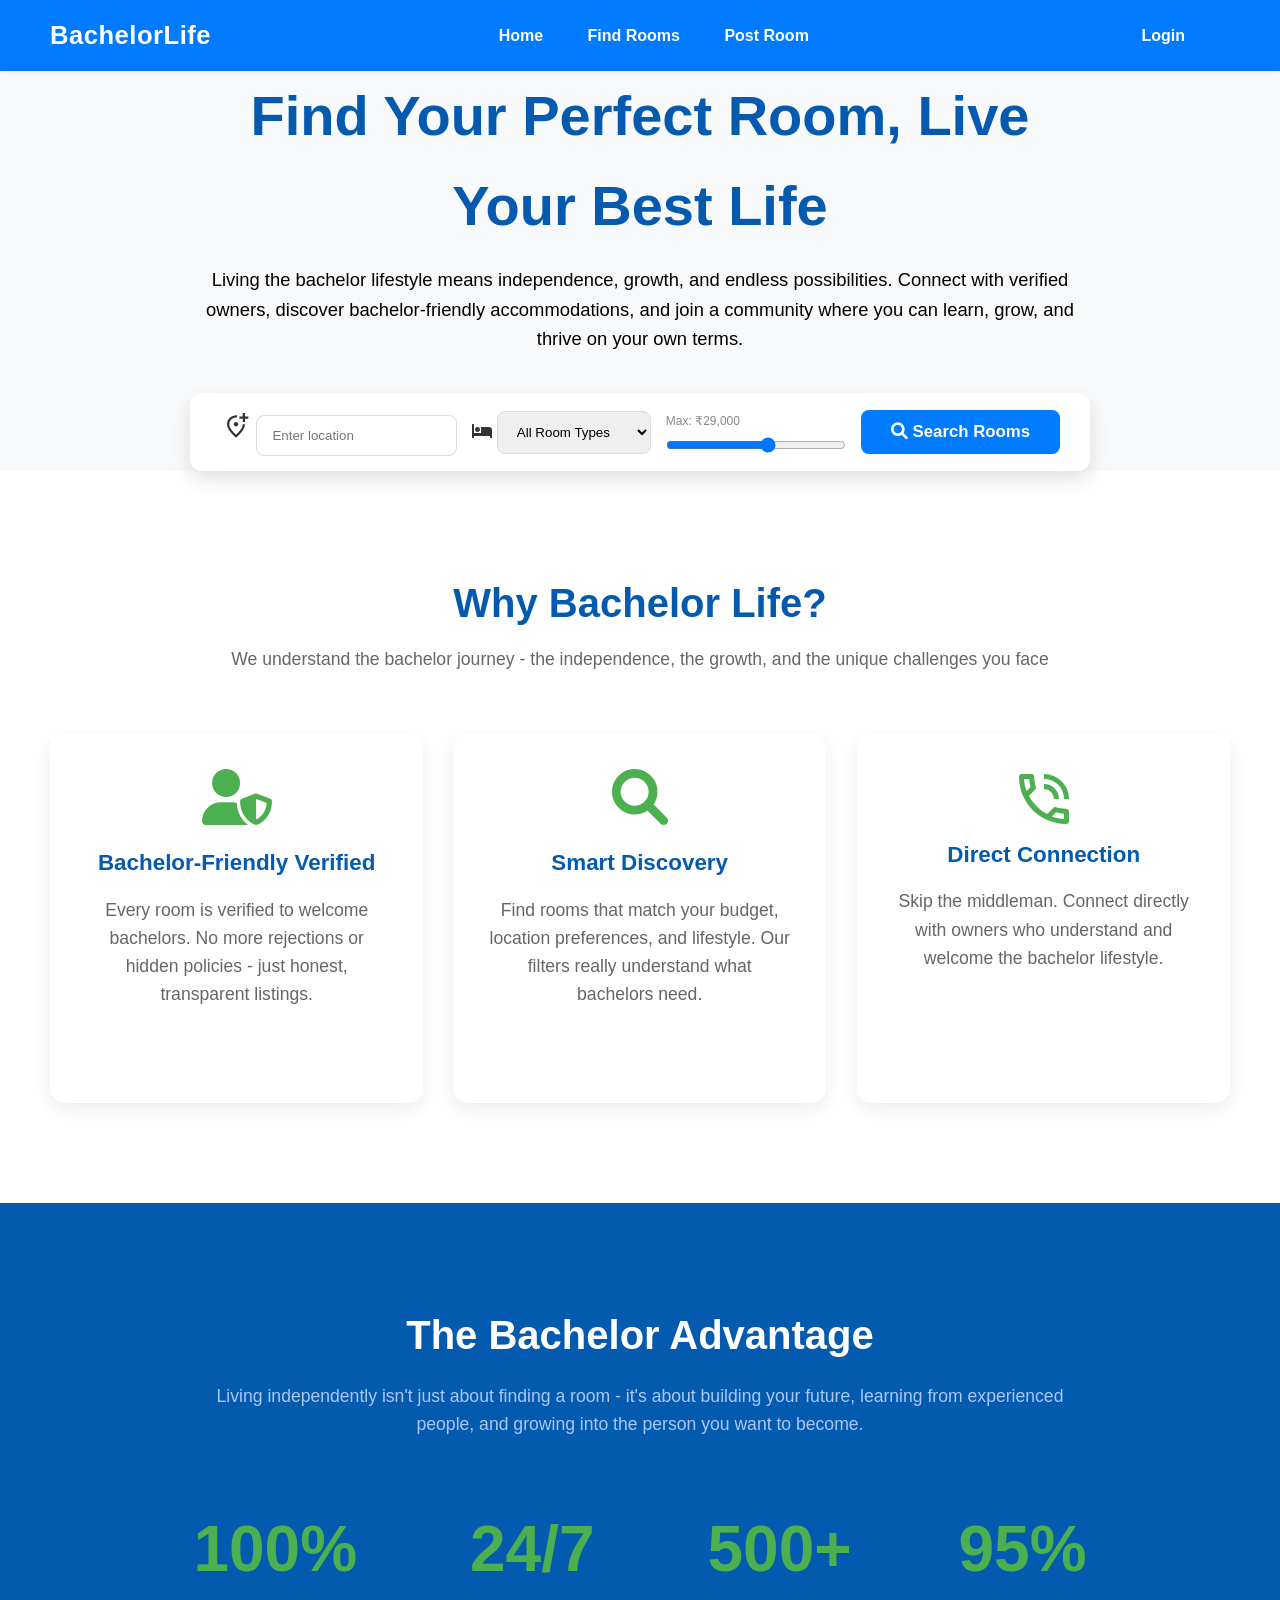
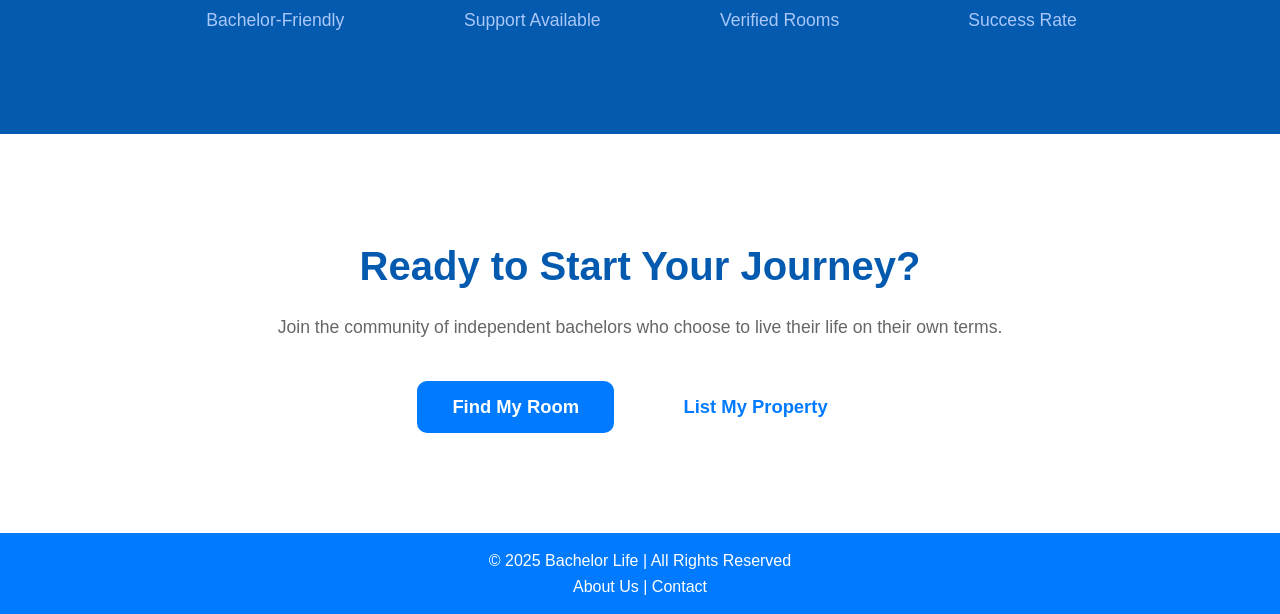
<file: Bachelor_life_frontend/index.html>
<!doctype html>
<html lang="en">

<head>
  <meta charset="UTF-8" />
  <meta name="viewport" content="width=device-width, initial-scale=1.0" />
  <meta http-equiv="Content-Security-Policy" content="img-src 'self' data: https:;" />
  <title>Bachelor Life - Your Perfect Room</title>
  <link rel="stylesheet" href="./pages/CSS/Index.css" />
  <link rel="stylesheet" href="https://cdnjs.cloudflare.com/ajax/libs/font-awesome/6.0.0-beta3/css/all.min.css" />
</head>

<body>
  <header class="navbar">
    <div class="logo">
      <span class="logo-bachelor">Bachelor</span><span class="logo-life">Life</span>
    </div>
    <nav class="nav-links">
      <a href="index.html">Home</a>
      <a href="./pages/HTML/find_room.html">Find Rooms</a>
      <a href="./pages/HTML/post_room.html">Post Room</a>
    </nav>
    <div class="nav-right-group">
      <a href="./pages/HTML/login.html" class="login-btn">Login</a>
    </div>
  </header>

  <section class="hero-section">
    <div class="hero-content">
      <h1>Find Your Perfect Room, Live Your Best Life</h1>
      <p>
        Living the bachelor lifestyle means independence, growth, and endless
        possibilities. Connect with verified owners, discover
        bachelor-friendly accommodations, and join a community where you can
        learn, grow, and thrive on your own terms.
      </p>

      <div class="search-box">
        <div class="search-input-group">
          <svg xmlns="http://www.w3.org/2000/svg" width="32" height="32" viewBox="0 0 24 24">
            <path fill="currentColor"
              d="M12 22q-4.025-3.425-6.012-6.362T4 10.2q0-3.75 2.413-5.975T12 2h.5q.25 0 .5.05v2.025q-.25-.05-.488-.063T12 4Q9.475 4 7.738 5.738T6 10.2q0 1.775 1.475 4.063T12 19.35q3.05-2.8 4.525-5.087T18 10.2V10h2v.2q0 2.5-1.987 5.438T12 22m0-10q.825 0 1.413-.587T14 10t-.587-1.412T12 8t-1.412.588T10 10t.588 1.413T12 12m6-4h2V5h3V3h-3V0h-2v3h-3v2h3z" />
          </svg>
          <input type="text" placeholder="Enter location" class="search-input" />
        </div>

        <div class="search-input-group">
          <i class="fas fa-bed icon-search"></i>
          <select class="search-input">
            <option>All Room Types</option>
            <option>Single Room</option>
            <option>Shared Room</option>
            <option>Bachelor's Room</option>
          </select>
        </div>

        <div class="price-slider-container">
          <label for="price" id="price-label">Max: ₹29,000</label>
          <div class="slider-controls">
            <input type="range" id="price" min="1000" max="50000" step="1000" value="29000" class="price-slider" />
          </div>
        </div>

        <button class="search-btn">
          <i class="fas fa-search"></i> Search Rooms
        </button>
      </div>
    </div>
  </section>

  <section class="features-section">
    <h2>Why Bachelor Life?</h2>
    <p>
      We understand the bachelor journey - the independence, the growth, and
      the unique challenges you face
    </p>
    <div class="feature-cards">
      <div class="card">
        <i class="fas fa-user-shield icon-large"></i>
        <h3>Bachelor-Friendly Verified</h3>
        <p>
          Every room is verified to welcome bachelors. No more rejections or
          hidden policies - just honest, transparent listings.
        </p>
      </div>
      <div class="card">
        <i class="fas fa-search icon-large"></i>
        <h3>Smart Discovery</h3>
        <p>
          Find rooms that match your budget, location preferences, and
          lifestyle. Our filters really understand what bachelors need.
        </p>
      </div>
      <div class="card">
        <svg xmlns="http://www.w3.org/2000/svg" width="60" height="60" viewBox="0 0 24 24">
          <path fill="currentColor"
            d="M20.875 22q-3.9 0-7.337-1.475q-3.438-1.475-6-4.037q-2.563-2.563-4.05-6Q2 7.05 2 3.125q-.025-.45.3-.788Q2.625 2 3.1 2H7q.45 0 .775.337q.325.338.325.813q0 1.1.15 2.075q.15.975.475 1.85q.125.275.05.562q-.075.288-.3.538l-2.5 2.5q1.075 2.2 3.05 4.175Q11 16.825 13.275 18l2.5-2.5q.225-.225.525-.3q.3-.075.6.05q.925.3 1.912.462q.988.163 2.038.163q.475 0 .813.35q.337.35.337.85V20.9q0 .45-.325.775t-.8.325Zm-5.75-3q1.125.425 2.35.675Q18.7 19.925 20 20h-.012H20v-2.15q-.775-.05-1.587-.175q-.813-.125-1.613-.375l.012.012l-.012-.012ZM20 12q0-3.35-2.325-5.675Q15.35 4 12 4V2q2.075 0 3.9.787q1.825.788 3.175 2.138q1.35 1.35 2.137 3.175Q22 9.925 22 12Zm-4 0q0-1.65-1.175-2.825Q13.65 8 12 8V6q2.5 0 4.25 1.75T18 12ZM5 8.825L6.65 7.15q-.2-.725-.338-1.525q-.137-.8-.187-1.625v.012V4h-2.1q.05 1.2.3 2.4T5 8.825Zm0 0ZM15.125 19Z" />
        </svg>
        <h3>Direct Connection</h3>
        <p>
          Skip the middleman. Connect directly with owners who understand and
          welcome the bachelor lifestyle.
        </p>
      </div>
    </div>
  </section>

  <section class="advantage-section">
    <div class="advantage-content">
      <h2>The Bachelor Advantage</h2>
      <p>
        Living independently isn't just about finding a room - it's about
        building your future, learning from experienced people, and growing
        into the person you want to become.
      </p>
      <div class="stats-container">
        <div class="stat-item">
          <span class="stat-number">100%</span>
          <span class="stat-label">Bachelor-Friendly</span>
        </div>
        <div class="stat-item">
          <span class="stat-number">24/7</span>
          <span class="stat-label">Support Available</span>
        </div>
        <div class="stat-item">
          <span class="stat-number">500+</span>
          <span class="stat-label">Verified Rooms</span>
        </div>
        <div class="stat-item">
          <span class="stat-number">95%</span>
          <span class="stat-label">Success Rate</span>
        </div>
      </div>
    </div>
  </section>

  <section class="cta-section">
    <h2>Ready to Start Your Journey?</h2>
    <p>
      Join the community of independent bachelors who choose to live their
      life on their own terms.
    </p>
    <div class="cta-buttons">
      <a href="./pages/HTML/find_room.html">
        <button class="btn-primary">Find My Room</button></a>
      <a href="./pages/HTML/post_room.html "><button class="btn-secondary">List My Property</button></a>
    </div>
  </section>
  <footer>
    <p>© 2025 Bachelor Life | All Rights Reserved</p>
    <a href="./pages/HTML/about.html">About Us |</a>
    <a href="./pages/HTML/contact.html">Contact</a>
  </footer>
</body>
<script src="./pages/JS/api-config.js"></script>
<script src="./pages/JS/index.js"></script>

</html>
</file>
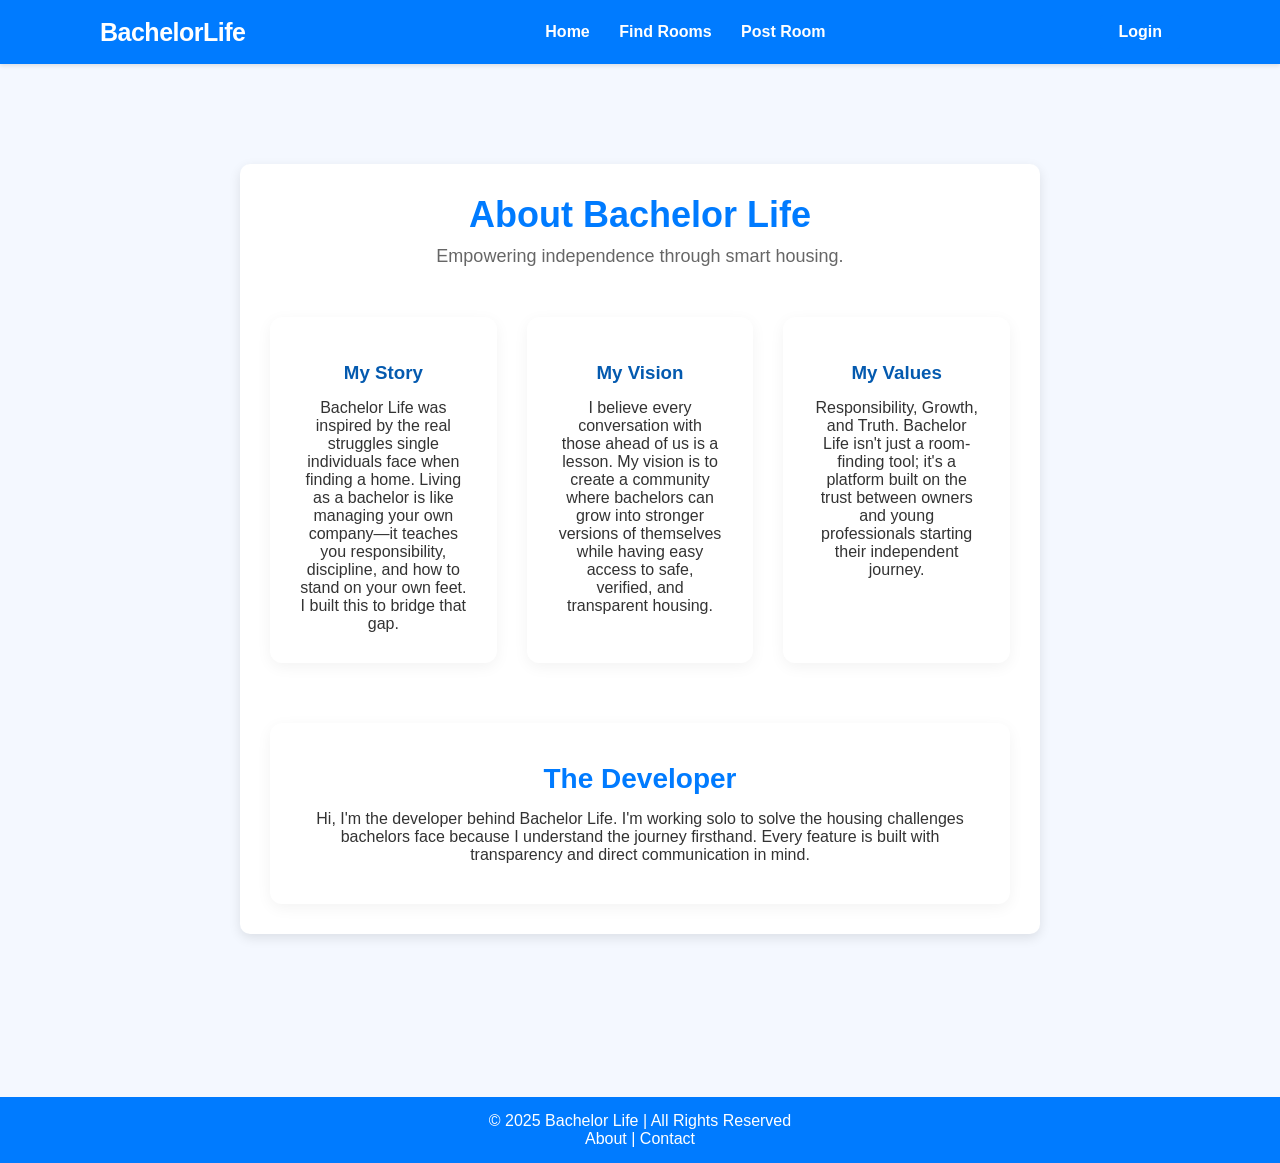
<file: Bachelor_life_frontend/pages/HTML/about.html>
<!doctype html>
<html lang="en">

<head>
  <meta charset="UTF-8" />
  <meta name="viewport" content="width=device-width, initial-scale=1.0" />
  <title>About | Bachelor Life</title>
  <link rel="stylesheet" href="../CSS/find_room.css" />
  <link rel="stylesheet" href="../CSS/about.css" />
</head>

<body>
  <header class="navbar">
    <div class="container navbar-content">
      <div class="logo">
        <span class="logo-bachelor">Bachelor</span><span class="logo-life">Life</span>
      </div>
      <nav class="nav-links">
        <a href="../../index.html">Home</a>
        <a href="find_room.html">Find Rooms</a>
        <a href="post_room.html">Post Room</a>
      </nav>
      <a href="login.html" class="login-btn">Login</a>
    </div>
  </header>
  <section class="about">
    <div class="container">
      <div class="about-hero">
        <h2>About Bachelor Life</h2>
        <p class="subtitle">Empowering independence through smart housing.</p>
      </div>

      <div class="about-grid">
        <div class="about-card">
          <i class="fas fa-history icon-med"></i>
          <h3>My Story</h3>
          <p>
            Bachelor Life was inspired by the real struggles single
            individuals face when finding a home. Living as a bachelor is like
            managing your own company—it teaches you responsibility,
            discipline, and how to stand on your own feet. I built this to
            bridge that gap.
          </p>
        </div>
        <div class="about-card">
          <i class="fas fa-eye icon-med"></i>
          <h3>My Vision</h3>
          <p>
            I believe every conversation with those ahead of us is a lesson.
            My vision is to create a community where bachelors can grow into
            stronger versions of themselves while having easy access to safe,
            verified, and transparent housing.
          </p>
        </div>
        <div class="about-card">
          <i class="fas fa-gem icon-med"></i>
          <h3>My Values</h3>
          <p>
            Responsibility, Growth, and Truth. Bachelor Life isn't just a
            room-finding tool; it's a platform built on the trust between
            owners and young professionals starting their independent journey.
          </p>
        </div>
      </div>

      <div class="team-section">
        <h3>The Developer</h3>
        <p>
          Hi, I'm the developer behind Bachelor Life. I'm working solo to
          solve the housing challenges bachelors face because I understand the
          journey firsthand. Every feature is built with transparency and
          direct communication in mind.
        </p>
      </div>
    </div>
  </section>

  <footer>
    <p>© 2025 Bachelor Life | All Rights Reserved</p>
    <a href="about.html">About |</a>
    <a href="contact.html">Contact</a>
  </footer>
</body>
<script src="../JS/api-config.js"></script>
<script src="../JS/about.js"></script>

</html>
</file>
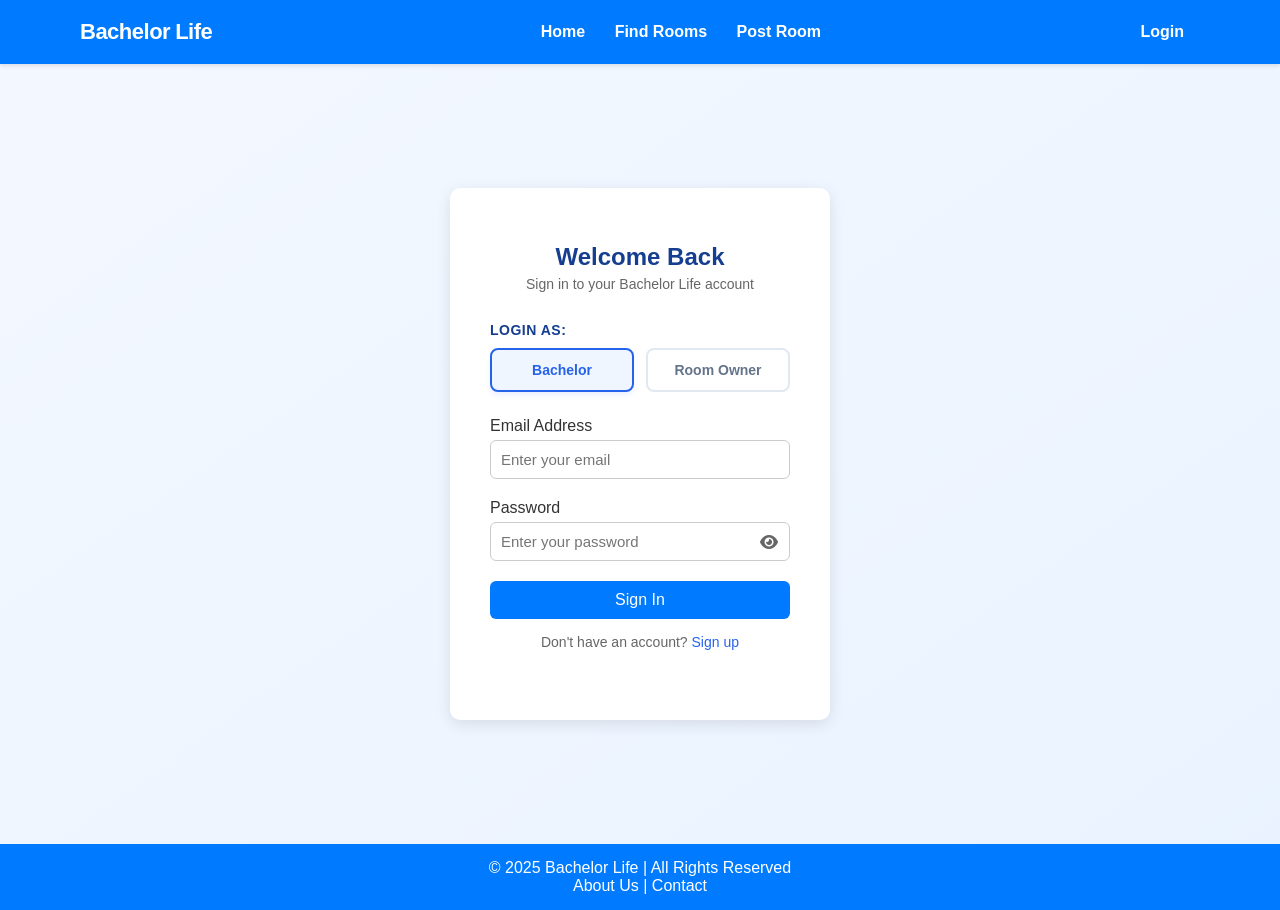
<file: Bachelor_life_frontend/pages/HTML/bachelor_dashboard.html>
<!doctype html>
<html lang="en">

<head>
  <meta charset="UTF-8" />
  <meta name="viewport" content="width=device-width, initial-scale=1.0" />
  <title>Bachelor Dashboard - Bachelor Life</title>
  <link rel="stylesheet" href="../CSS/Index.css" />
  <link rel="stylesheet" href="../CSS/owner_dashboard.css" />
  <link rel="stylesheet" href="../CSS/bachelor_dashboard.css" />
  <link rel="stylesheet" href="https://cdnjs.cloudflare.com/ajax/libs/font-awesome/6.0.0-beta3/css/all.min.css" />
</head>

<body>
  <header class="navbar">
    <div class="logo">
      <span class="logo-bachelor">Bachelor</span><span class="logo-life">Life</span>
    </div>
    <nav class="nav-links" id="nav-links">
      <a href="../../index.html">Home</a>
      <a href="find_room.html">Find Rooms</a>
      <a href="post_room.html">Post Room</a>
      <a href="bachelor_dashboard.html" class="active-link">Dashboard</a>
    </nav>
    <div class="nav-right-group">
      <a href="#" class="login-btn">Logout</a>
    </div>
  </header>

  <main class="dashboard-container">
    <div class="dashboard-header">
      <div>
        <h1 class="dashboard-title">
          Welcome, <span id="userName">Bachelor</span>!
        </h1>
        <p class="dashboard-subtitle">
          Track the status of your room requests here.
        </p>
      </div>
    </div>

    <!-- Stats Overview -->
    <div class="stats-grid">
      <div class="stat-card">
        <div class="stat-icon">
          <i class="fas fa-list-alt"></i>
        </div>
        <div class="stat-info">
          <h3 id="totalRequests">0</h3>
          <p>Total Requests</p>
        </div>
      </div>
      <div class="stat-card">
        <div class="stat-icon pending-icon">
          <i class="fas fa-clock"></i>
        </div>
        <div class="stat-info">
          <h3 id="pendingRequests">0</h3>
          <p>Requested</p>
        </div>
      </div>
      <div class="stat-card">
        <div class="stat-icon confirmed-icon">
          <i class="fas fa-check-circle"></i>
        </div>
        <div class="stat-info">
          <h3 id="confirmedRequests">0</h3>
          <p>Approved</p>
        </div>
      </div>
      <div class="stat-card">
        <div class="stat-icon rejected-icon">
          <i class="fas fa-times-circle" style="color: #dc3545"></i>
        </div>
        <div class="stat-info">
          <h3 id="rejectedRequests">0</h3>
          <p>Rejected</p>
        </div>
      </div>
    </div>

    <!-- My Bookings Table -->
    <div class="section-header">
      <h2 class="section-title">Request History</h2>
    </div>
    <div class="bookings-section">
      <table class="bookings-table">
        <thead>
          <tr>
            <th>Room Title</th>
            <th>Location</th>
            <th>Status</th>
            <th>Action</th>
          </tr>
        </thead>
        <tbody id="bookingsTableBody">
          <tr>
            <td colspan="4" class="no-data-cell">Loading your requests...</td>
          </tr>
        </tbody>
      </table>
    </div>
  </main>

  <footer>
    <p>© 2025 Bachelor Life | All Rights Reserved</p>
    <a href="about.html">About Us |</a>
    <a href="contact.html">Contact</a>
  </footer>

  <script src="../JS/api-config.js"></script>
  <script src="../JS/bachelor_dashboard.js"></script>
</body>

</html>
</file>
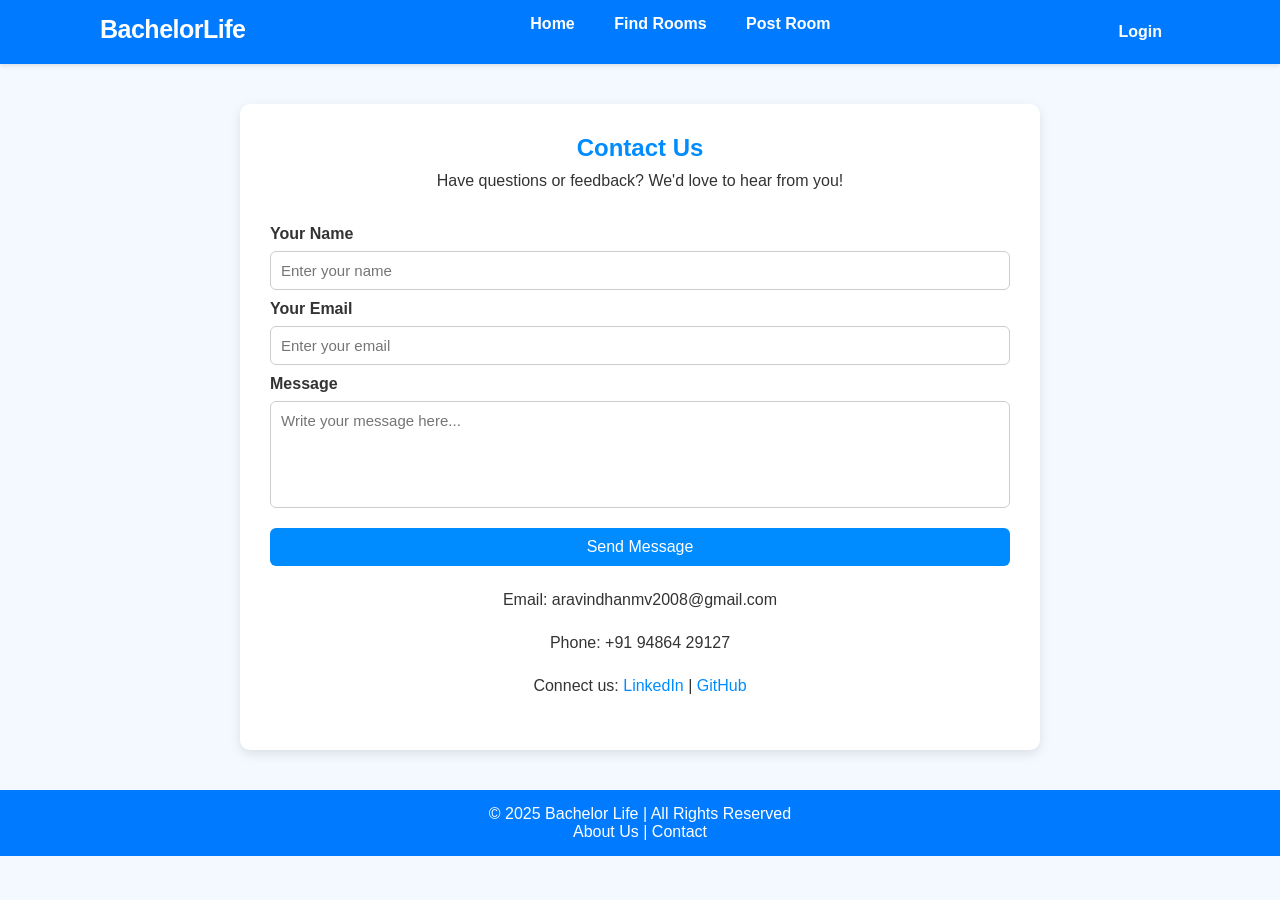
<file: Bachelor_life_frontend/pages/HTML/contact.html>
<!doctype html>
<html lang="en">

<head>
  <meta charset="UTF-8" />
  <meta name="viewport" content="width=device-width, initial-scale=1.0" />
  <title>Contact | Bachelor Life</title>
  <link rel="stylesheet" href="../CSS/find_room.css" />
  <link rel="stylesheet" href="../CSS/contact.css" />
</head>

<body>
  <header class="navbar">
    <div class="container navbar-content">
      <div class="logo">
        <span class="logo-bachelor">Bachelor</span><span class="logo-life">Life</span>
      </div>
      <nav class="nav-links">
        <a href="../../index.html">Home</a>
        <a href="find_room.html">Find Rooms</a>
        <a href="post_room.html">Post Room</a>
      </nav>
      <a href="login.html" class="login-btn">Login</a>
    </div>
  </header>

  <section class="contact">
    <h2>Contact Us</h2>
    <p>Have questions or feedback? We'd love to hear from you!</p>

    <form action="#" method="post" class="contact-form">
      <label>Your Name</label>
      <input type="text" name="name" placeholder="Enter your name" required />

      <label>Your Email</label>
      <input type="email" name="email" placeholder="Enter your email" required />

      <label>Message</label>
      <textarea name="message" rows="5" placeholder="Write your message here..." required></textarea>

      <button type="submit">Send Message</button>
    </form>

    <div class="contact-info">
      <p>Email: aravindhanmv2008@gmail.com</p>
      <p>Phone: +91 94864 29127</p>
      <p>
        Connect us:
        <a href="https://www.linkedin.com/in/aravindhan-m-v-914170382/">LinkedIn</a>
        | <a href="https://github.com/aravindhan08-AH08">GitHub</a>
      </p>
    </div>
  </section>

  <footer>
    <p>© 2025 Bachelor Life | All Rights Reserved</p>
    <a href="about.html">About Us |</a>
    <a href="contact.html">Contact</a>
  </footer>
</body>
<script src="../JS/api-config.js"></script>
<script src="../JS/contact.js"></script>

</html>
</file>
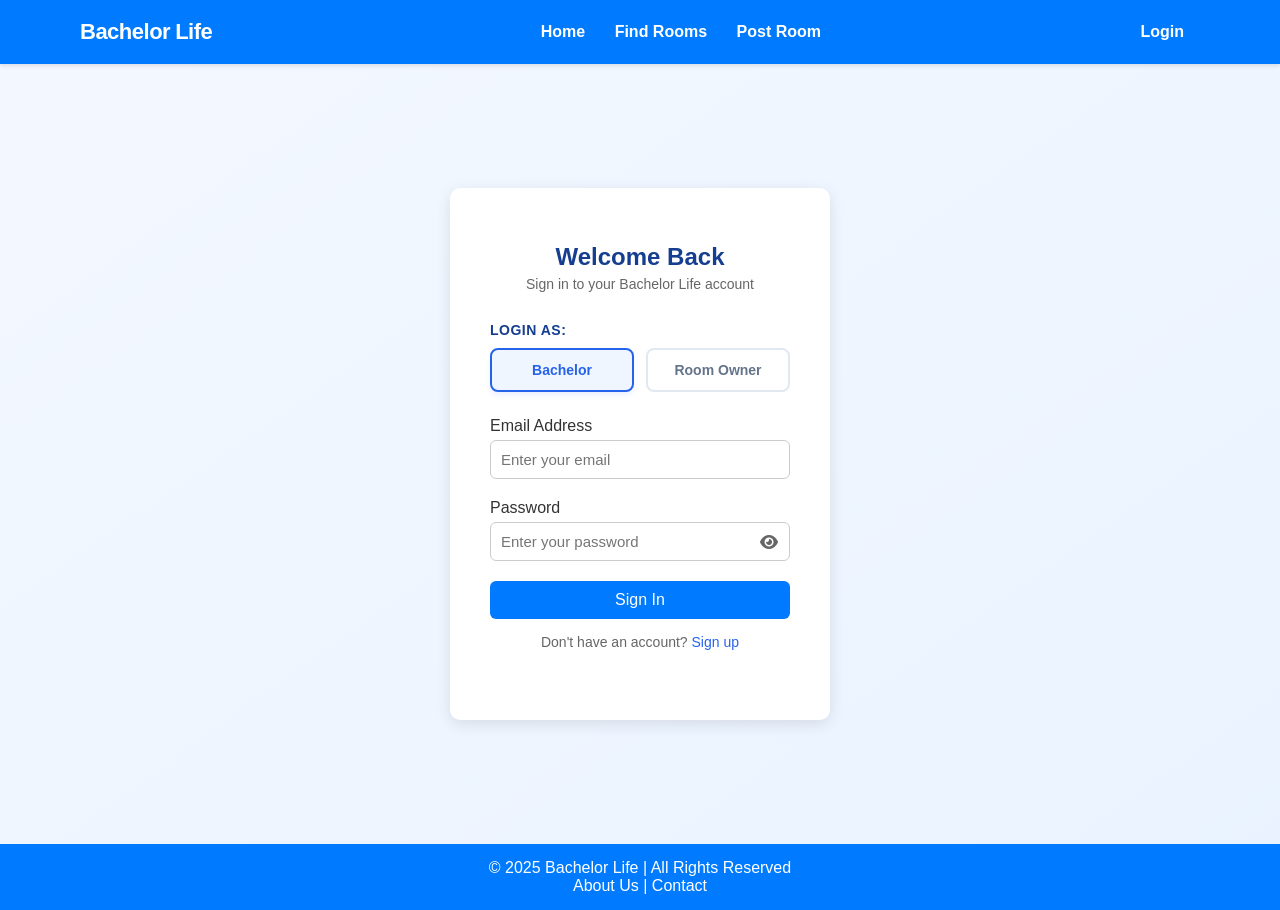
<file: Bachelor_life_frontend/pages/HTML/find_room.html>
<!DOCTYPE html>
<html lang="en">

<head>
  <meta charset="UTF-8" />
  <meta name="viewport" content="width=device-width, initial-scale=1.0" />
  <meta http-equiv="Content-Security-Policy" content="img-src 'self' data: https:;">
  <title>Bachelor Life - Discover Your Perfect Room</title>
  <link href="https://fonts.googleapis.com/css2?family=Roboto:wght@400;500;700&display=swap" rel="stylesheet" />
  <link rel="stylesheet" href="../CSS/find_room.css" />
  <link rel="stylesheet" href="https://cdnjs.cloudflare.com/ajax/libs/font-awesome/6.0.0-beta3/css/all.min.css" />
</head>

<body>
  <header class="navbar">
    <div class="container navbar-content">
      <div class="logo">
        <span class="logo-bachelor">Bachelor</span><span class="logo-life">Life</span>
      </div>
      <nav class="nav-links">
        <a href="../../index.html">Home</a>
        <a href="find_room.html">Find Rooms</a>
        <a href="post_room.html">Post Room</a>
      </nav>
      <a href="login.html" class="login-btn">Login</a>
    </div>
  </header>

  <main class="main-content">
    <div class="container">
      <section class="hero-section">
        <h1>Discover Your Perfect Room</h1>
        <div class="green-line"></div>
        <p>
          Browse through our curated collection of bachelor-friendly
          accommodations
        </p>
      </section>

      <section class="filter-box">
        <div class="available-rooms">
          <span class="indicator"></span>
          Available Rooms (8)
        </div>
        <div class="filter-form">
          <div class="input-group search-location">
            <i class="fas fa-map-marker-alt"></i>
            <input type="text" placeholder="Search location" />
          </div>

          <div class="input-group dropdown-room">
            <select>
              <option value="">All Room Types</option>
              <option value="single">Single Room</option>
              <option value="shared">Shared Room</option>
              <option value="1bhk">1 BHK</option>
              <option value="studio">2 BHK</option>
            </select>
            <i class="fas fa-chevron-down"></i>
          </div>

          <div class="input-group budget-slider">
            <input type="range" min="0" max="50000" value="25000" id="budgetRange" />
            <span class="max-budget">Max Budget: ₹25,000</span>
          </div>

          <button class="apply-filters-btn">Apply Filters</button>
        </div>

        <div class="amenities-filters">
          <label><input type="checkbox" id="filter-wifi"> Wifi</label>
          <label><input type="checkbox" id="filter-ac"> AC</label>
          <label><input type="checkbox" id="filter-parking"> Parking</label>
          <label><input type="checkbox" id="filter-gym"> Gym</label>
          <label><input type="checkbox" id="filter-kitchen"> Kitchen</label>
          <label><input type="checkbox" id="filter-security"> Security</label>
        </div>
      </section>

      <div class="room-container">

        <!-- Dynamic Content will be loaded here -->
      </div>

  </main>
  <footer>
    <p>© 2025 Bachelor Life | All Rights Reserved</p>
    <a href="about.html">About Us |</a>
    <a href="contact.html">Contact</a>
  </footer>

</body>
<script src="../JS/api-config.js"></script>
<script src="../JS/find_room.js"></script>

</html>
</file>
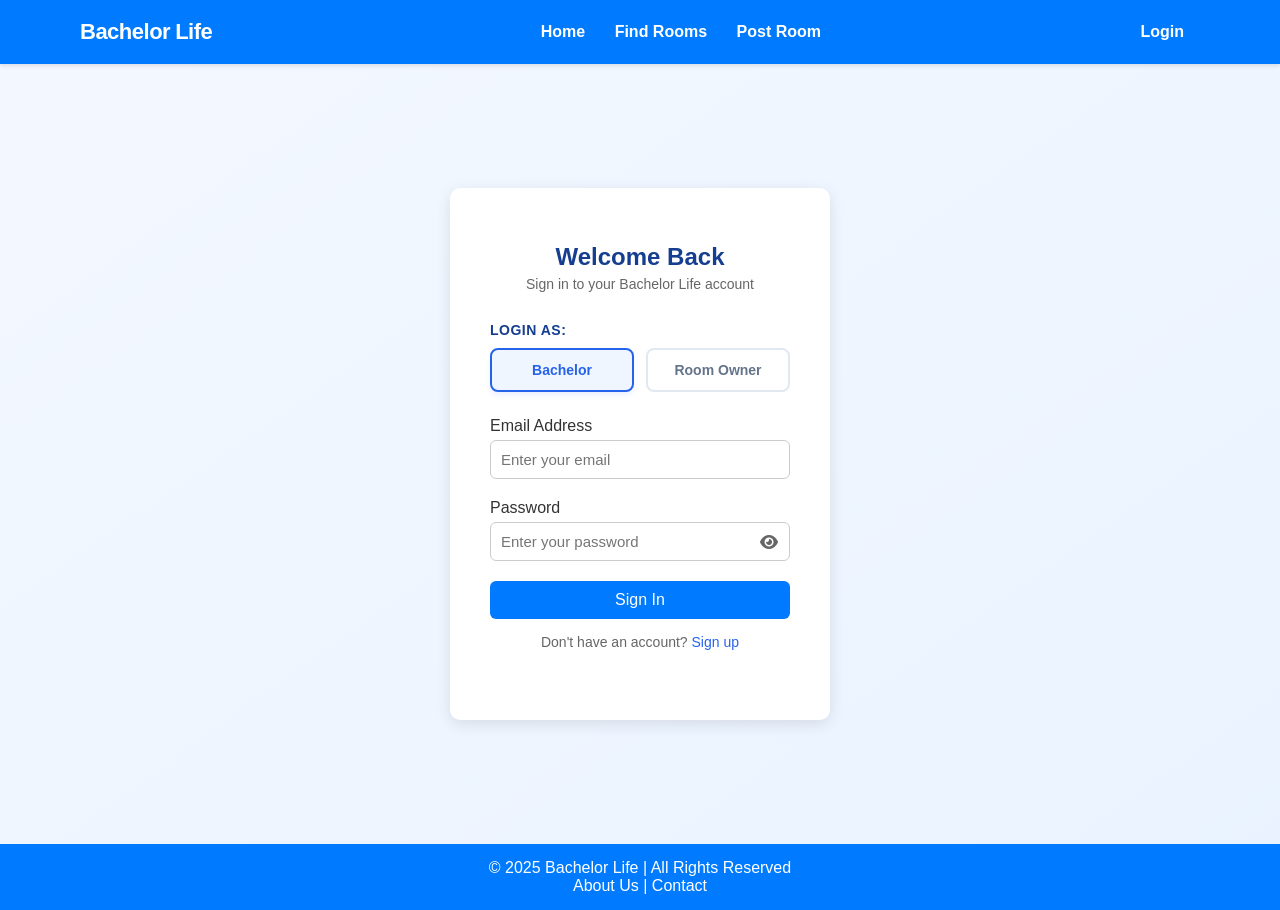
<file: Bachelor_life_frontend/pages/HTML/login.html>
<!doctype html>
<html lang="en">

<head>
  <meta charset="UTF-8" />
  <meta name="viewport" content="width=device-width, initial-scale=1.0" />
  <link rel="stylesheet" href="../CSS/login.css" />
  <link rel="stylesheet" href="https://cdnjs.cloudflare.com/ajax/libs/font-awesome/6.0.0-beta3/css/all.min.css" />
  <title>Bachelor Life | Login</title>
</head>

<body>
  <nav>
    <div class="logo">
      <span class="logo-bachelor">Bachelor</span><span class="logo-life">Life</span>
    </div>
    <div class="nav-links">
      <a href="../../index.html">Home</a>
      <a href="find_room.html">Find Rooms</a>
      <a href="post_room.html">Post Room</a>
    </div>
    <a href="login.html" class="login-btn">Login</a>
  </nav>

  <div class="login-container">
    <div class="login-box">
      <div class="icon"></div>
      <h2>Welcome Back</h2>
      <p>Sign in to your Bachelor Life account</p>

      <!-- Role Selection -->
      <div class="role-selection-group">
        <label class="role-label">Login as:</label>
        <div class="tab-buttons">
          <button type="button" class="tab active" id="bachelorTab">
            Bachelor
          </button>
          <button type="button" class="tab" id="ownerTab">Room Owner</button>
        </div>
      </div>
      <input type="hidden" id="userRole" value="Bachelor" />

      <form id="loginForm">
        <div class="input-group">
          <label>Email Address</label>
          <input type="email" id="email" placeholder="Enter your email" required />
        </div>

        <div class="input-group">
          <label>Password</label>
          <div class="password-wrapper">
            <input type="password" id="password" placeholder="Enter your password" required />
            <i class="fas fa-eye" id="togglePassword"></i>
          </div>
        </div>

        <button type="submit" class="btn">Sign In</button>
      </form>

      <p class="signup-text">
        Don't have an account? <a href="signup.html">Sign up</a>
      </p>
    </div>
  </div>
  <footer>
    <p>© 2025 Bachelor Life | All Rights Reserved</p>
    <a href="about.html">About Us |</a>
    <a href="contact.html">Contact</a>
  </footer>
</body>
<script src="../JS/api-config.js"></script>
<script src="../JS/login.js"></script>

</html>
</file>
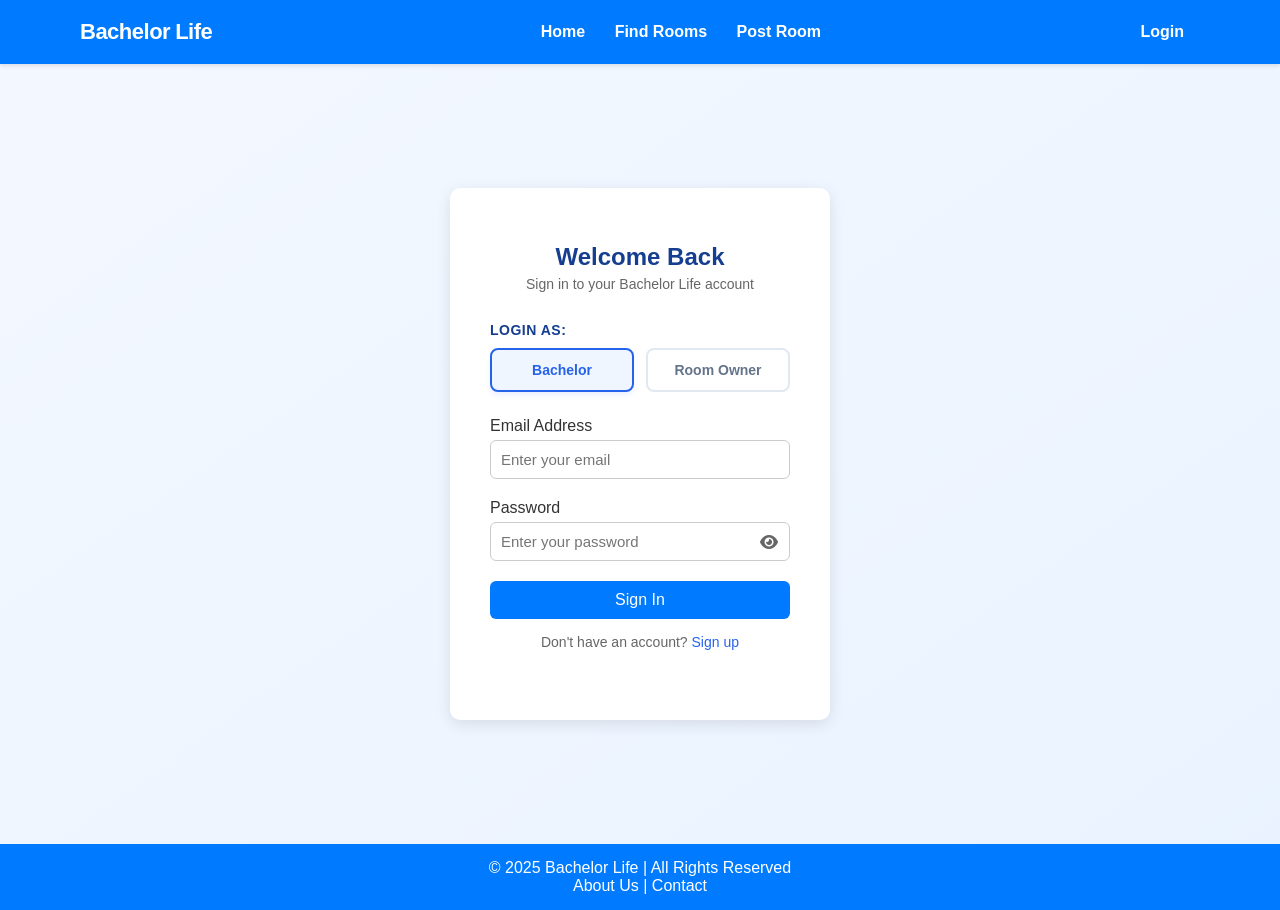
<file: Bachelor_life_frontend/pages/HTML/owner_dashboard.html>
<!doctype html>
<html lang="en">

<head>
  <meta charset="UTF-8" />
  <meta name="viewport" content="width=device-width, initial-scale=1.0" />
  <title>Owner Dashboard - Bachelor Life</title>
  <link rel="stylesheet" href="../CSS/Index.css" />
  <link rel="stylesheet" href="../CSS/owner_dashboard.css" />
  <link rel="stylesheet" href="https://cdnjs.cloudflare.com/ajax/libs/font-awesome/6.0.0-beta3/css/all.min.css" />
</head>

<body>
  <header class="navbar">
    <div class="logo">
      <span class="logo-bachelor">Bachelor</span><span class="logo-life">Life</span>
    </div>
    <nav class="nav-links" id="nav-links">
      <a href="../../index.html">Home</a>
      <a href="find_room.html">Find Rooms</a>
      <a href="post_room.html">Post Room</a>
      <a href="owner_dashboard.html" class="active-link">Dashboard</a>
    </nav>
    <div class="nav-right-group">
      <a href="#" class="login-btn">Logout</a>
    </div>
  </header>

  <main class="dashboard-container">
    <div class="dashboard-header">
      <div>
        <h1 class="dashboard-title">
          Welcome, <span id="ownerName">Owner</span>!
        </h1>
        <p class="dashboard-subtitle">
          Manage your listings and booking requests here.
        </p>
      </div>
      <a href="post_room.html" class="post-new-btn">
        <i class="fas fa-plus-circle"></i> Post New Room
      </a>
    </div>

    <!-- Stats Overview -->
    <div class="stats-grid">
      <div class="stat-card">
        <div class="stat-icon">
          <i class="fas fa-home"></i>
        </div>
        <div class="stat-info">
          <h3 id="totalRooms">0</h3>
          <p>Total Rooms Posted</p>
        </div>
      </div>
      <div class="stat-card">
        <div class="stat-icon active-listings">
          <i class="fas fa-check-circle"></i>
        </div>
        <div class="stat-info">
          <h3 id="activeListings">0</h3>
          <p>Active Listings</p>
        </div>
      </div>
      <div class="stat-card">
        <div class="stat-icon booking-requests">
          <i class="fas fa-users"></i>
        </div>
        <div class="stat-info">
          <h3 id="totalBookings">0</h3>
          <p>Booking Requests</p>
        </div>
      </div>
    </div>

    <!-- My Listings -->
    <div class="section-header">
      <h2 class="section-title">My Properties</h2>
    </div>
    <div class="listings-grid" id="listingsContainer">
      <p class="loading-text">Loading properties...</p>
    </div>

    <!-- Booking Requests -->
    <div class="section-header mt-50">
      <h2 class="section-title">Recent Booking Requests</h2>
    </div>
    <div class="bookings-section">
      <table class="bookings-table">
        <thead>
          <tr>
            <th>Room Title</th>
            <th>Tenant Name</th>
            <th>Status</th>
            <th>Action</th>
          </tr>
        </thead>
        <tbody id="bookingsTableBody">
          <tr>
            <td colspan="4" class="no-data-cell">
              No booking requests found.
            </td>
          </tr>
        </tbody>
      </table>
    </div>
  </main>

  <footer>
    <p>© 2025 Bachelor Life | All Rights Reserved</p>
    <a href="about.html">About Us |</a>
    <a href="contact.html">Contact</a>
  </footer>
</body>
<script src="../JS/api-config.js"></script>
<script src="../JS/owner_dashboard.js"></script>

</html>
</file>
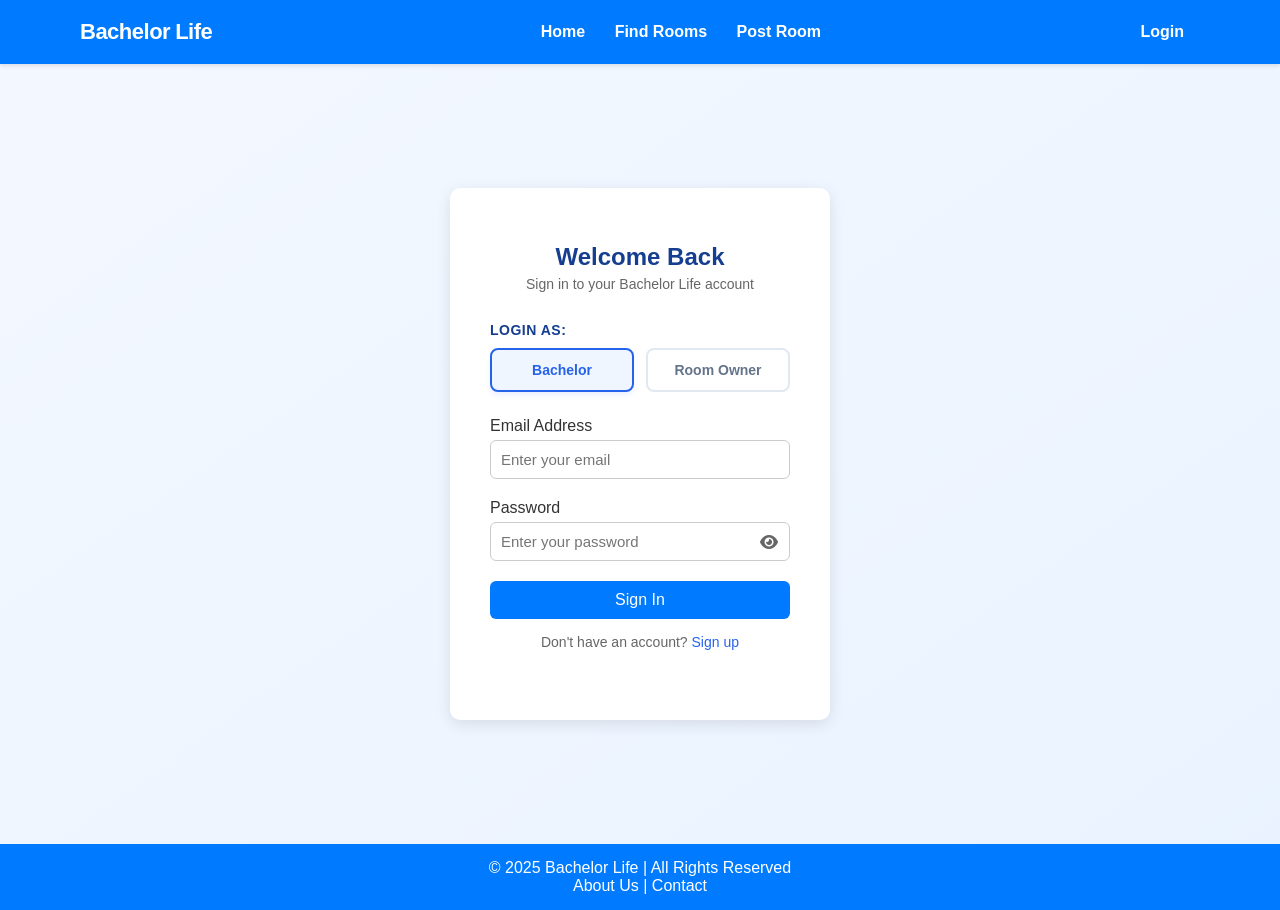
<file: Bachelor_life_frontend/pages/HTML/post_room.html>
<!doctype html>
<html lang="en">

<head>
  <meta charset="UTF-8" />
  <meta name="viewport" content="width=device-width, initial-scale=1.0" />
  <title>Post Room - Bachelor Life</title>
  <link rel="stylesheet" href="../CSS/post_room.css" />
  <link rel="stylesheet" href="https://cdnjs.cloudflare.com/ajax/libs/font-awesome/6.0.0-beta3/css/all.min.css" />
</head>

<body>
  <header class="navbar">
    <div class="logo">
      <span class="logo-bachelor">Bachelor</span><span class="logo-life">Life</span>
    </div>
    <nav class="nav-links">
      <a href="../../index.html">Home</a>
      <a href="find_room.html">Find Rooms</a>
      <a href="post_room.html">Post Room</a>
    </nav>
    <div class="nav-right-group">
      <a href="login.html" class="login-btn">Login</a>
    </div>
  </header>

  <main class="post-room-container">
    <div class="form-card">
      <div class="form-header">
        <h1 class="form-title">List Your Room</h1>
        <p class="form-subtitle">
          Help bachelors find their perfect accommodation
        </p>
      </div>

      <form class="post-form">
        <div class="form-section-title">Room Details</div>
        <div class="form-grid">
          <div class="input-group">
            <label for="room-title">Room Title *</label>
            <input type="text" id="room-title" placeholder="e.g. Cozy Single Room in City Center" required />
          </div>
          <div class="input-group">
            <label for="room-type">Room Type *</label>
            <select id="room-type" required>
              <option value="" disabled selected>Select room type</option>
              <option value="single">Single Room</option>
              <option value="shared">Shared Room</option>
              <option value="1bhk">1 BHK</option>
              <option value="studio">2 BHK</option>
              <option value="3bhk">3 BHK</option>
              <option value="pg">PG / Hostel</option>
            </select>
          </div>
          <div class="input-group">
            <label for="monthly-rent">Monthly Rent (₹) *</label>
            <input type="number" id="monthly-rent" placeholder="15000" required min="1000" />
          </div>
          <div class="input-group">
            <label for="deposit">Deposit (₹) *</label>
            <input type="number" id="deposit" placeholder="50000" required min="0" />
          </div>

          <div class="input-group" id="sharing-capacity-group">
            <label for="sharing-capacity">Occupancy Capacity (Max Persons) *</label>
            <input type="number" id="sharing-capacity" placeholder="1" min="1" max="5" value="1" required />
          </div>

          <div class="input-group">
            <label for="gender-preference">Gender Preference *</label>
            <select id="gender-preference" required>
              <option value="Any">Any</option>
              <option value="Male">Male</option>
              <option value="Female">Female</option>
            </select>
          </div>

          <div class="input-group">
            <label for="location">Location *</label>
            <input type="text" id="location" placeholder="Area, City" required />
          </div>
          <div class="input-group">
            <label for="video-upload">Virtual Tour Video (File) *</label>
            <input type="file" id="video-upload" accept="video/*" />
            <div id="video-preview-container"></div>
          </div>
        </div>

        <div class="input-group description-group">
          <label for="description">Description *</label>
          <textarea id="description" rows="4" placeholder="Describe your room, nearby amenities, transportation, etc."
            required></textarea>
        </div>

        <div class="form-section-title">Amenities</div>
        <div class="amenities-grid">
          <label><input type="checkbox" /> Wifi</label>
          <label><input type="checkbox" /> AC</label>
          <label><input type="checkbox" /> Attached Bath</label>
          <label><input type="checkbox" /> Kitchen Access</label>
          <label><input type="checkbox" /> Parking</label>
          <label><input type="checkbox" /> Laundry</label>
          <label><input type="checkbox" /> Security</label>
          <label><input type="checkbox" /> Gym</label>
          <label><input type="checkbox" /> CCTV</label>
          <label><input type="checkbox" /> Semi Furnished</label>
        </div>

        <div class="bachelor-friendly-check">
          <label><input type="checkbox" checked /> This property is
            bachelor-friendly</label>
        </div>

        <div class="input-group">
          <label for="file-upload">Upload Room Photos & Videos (Multiple allowed):</label>
          <input type="file" id="file-upload" multiple accept="image/*,video/*" />
          <div id="image-preview-container"></div>
        </div>

        <div class="form-actions">
          <button type="button" class="btn-cancel">Cancel</button>
          <button type="submit" class="btn-submit">List Room</button>
        </div>
      </form>
    </div>
  </main>

  <footer>
    <p>© 2025 Bachelor Life | All Rights Reserved</p>
    <a href="about.html">About Us |</a>
    <a href="contact.html">Contact</a>
  </footer>
</body>
<script src="../JS/api-config.js"></script>
<script src="../JS/post_room.js"></script>

</html>
</file>
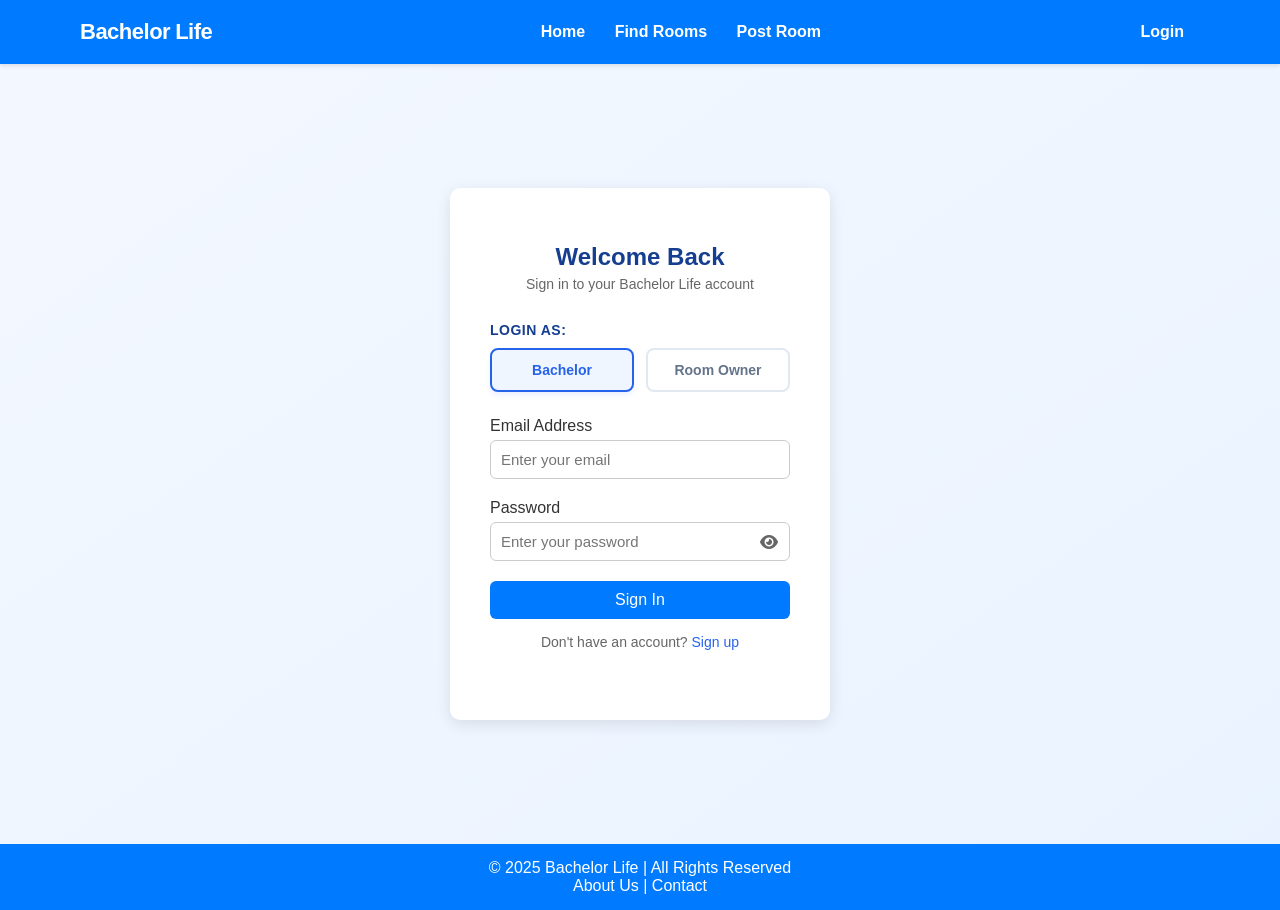
<file: Bachelor_life_frontend/pages/HTML/room_details.html>
<!doctype html>
<html lang="en">

<head>
  <meta charset="UTF-8" />
  <meta name="viewport" content="width=device-width, initial-scale=1.0" />
  <meta http-equiv="Content-Security-Policy" content="img-src 'self' data: https:;" />
  <title>Room Details - Bachelor Life</title>
  <link href="https://fonts.googleapis.com/css2?family=Roboto:wght@400;500;700&display=swap" rel="stylesheet" />
  <link rel="stylesheet" href="https://cdnjs.cloudflare.com/ajax/libs/font-awesome/6.0.0-beta3/css/all.min.css" />
  <link rel="stylesheet" href="../CSS/find_room.css" />
  <!-- Reusing find_room.css for basic tokens, might need specific styles -->
  <link rel="stylesheet" href="../CSS/room_details.css" />
</head>

<body>
  <header class="navbar">
    <div class="container navbar-content">
      <div class="logo">
        <span class="logo-bachelor">Bachelor</span><span class="logo-life">Life</span>
      </div>
      <nav class="nav-links" id="nav-links">
        <a href="../../index.html">Home</a>
        <a href="find_room.html">Find Rooms</a>
        <a href="post_room.html">Post Room</a>
      </nav>
      <a href="login.html" class="login-btn">Login</a>
    </div>
  </header>

  <main class="room-details-container">
    <div id="loading">Loading room details...</div>

    <div id="room-content">
      <div class="details-header">
        <div class="details-title">
          <h1 id="room-title">Room Title</h1>
          <p id="room-location">
            <i class="fas fa-map-marker-alt"></i> Location
          </p>
        </div>
        <div class="price-container">
          <div class="price-tag" id="room-rent">₹0 / month</div>
          <div class="deposit-tag" id="room-deposit">Deposit: ₹0</div>
        </div>
      </div>

      <div class="image-gallery" id="image-gallery">
        <!-- Images injected here -->
      </div>
      <div class="details-grid">
        <div class="info-column">
          <section class="info-section">
            <h3>Description</h3>
            <p class="description-text" id="room-description">
              No description available.
            </p>
          </section>

          <section class="info-section" id="virtual-tour-section">
            <h3>Virtual Tour</h3>
            <div id="video-container">
              <!-- Video embed injected here -->
            </div>
          </section>

          <section class="info-section">
            <h3>Amenities</h3>
            <div class="amenities-list" id="amenities-list">
              <!-- Amenities injected here -->
            </div>
          </section>

          <section class="info-section">
            <h3>Details</h3>
            <ul class="details-list">
              <li>
                <strong>Room Type:</strong> <span id="room-type">Single</span>
              </li>
              <li>
                <strong>Capacity:</strong>
                <span id="room-capacity">1 Person</span>
              </li>
              <li>
                <strong>Bachelor Friendly:</strong>
                <span id="room-bachelor">Yes</span>
              </li>
              <li>
                <strong>Preferred Gender:</strong>
                <span id="room-gender">Any</span>
              </li>
            </ul>
          </section>
        </div>

        <div class="action-column">
          <div class="booking-card interested-section">
            <h3>Interested?</h3>
            <p>
              Book this room now to send a request to the owner. You'll be
              notified once approved.
            </p>
            <button class="booking-btn" id="book-now-btn">Book Now</button>
            <div class="owner-info">
              <!-- Injected by JS -->
            </div>
          </div>
        </div>
      </div>
    </div>
  </main>

  <footer>
    <p>© 2025 Bachelor Life | All Rights Reserved</p>
    <a href="about.html">About Us |</a>
    <a href="contact.html">Contact</a>
  </footer>
</body>

<script src="../JS/api-config.js"></script>
<script src="../JS/room_details.js"></script>

</html>
</file>
<file: Bachelor_life_frontend/pages/CSS/Index.css>
:root {
  --primary-blue: #007bff;
  --dark-blue: #045aaf;
  --success-green: #4caf50;
  --light-bg: #f8f9fa;
  --white: #ffffff;
  --text-dark: #333;
  --text-light: #666;
}

* {
  margin: 0;
  padding: 0;
  box-sizing: border-box;
  font-family: "Poppins", sans-serif;
}

body {
  background-color: var(--white);
  color: var(--text-dark);
  line-height: 1.6;
  overflow-x: hidden;
}

a,
.btn,
.card,
input,
select {
  transition: all 0.3s ease-in-out;
}

.navbar {
  display: flex;
  justify-content: space-between;
  align-items: center;
  padding: 15px 50px;
  background-color: var(--primary-blue);
  box-shadow: 0 2px 4px rgba(0, 0, 0, 0.05);
  position: sticky;
  top: 0;
  z-index: 100;
}

.logo {
  font-size: 1.6em;
  font-weight: 785;
  /* Extra bold */
  color: var(--white);
  letter-spacing: 0.5px;
}

.logo-bachelor {
  color: #fff;
}

.logo-life {
  color: #fff;
}

.navbar a {
  text-decoration: none;
  color: var(--white);
  margin: 0 20px;
  font-weight: 700;
  /* Bolder */
}

.navbar a:hover {
  color: var(--success-green);
}

.login-btn {
  background-color: var(--blue);
  color: var(--white);
  padding: 8px 25px;
  border-radius: 6px;
  text-decoration: none;
  font-weight: 700;
  /* Bolder */
}

.login-btn:hover {
  background-color: var(--primary-blue);
  color: var(--white);
}

.hero-section {
  background-color: var(--light-bg);
  text-align: center;
  opacity: 0;
  transform: translateY(20px);
  animation: fadeInSlideUp 1s ease-out 0.3s forwards;
}

@keyframes fadeInSlideUp {
  to {
    opacity: 1;
    transform: translateY(0);
  }
}

.hero-content {
  max-width: 900px;
  margin: 0 auto;
}

.hero-section h1 {
  font-size: 3.5em;
  color: var(--dark-blue);
  margin-bottom: 15px;
  font-weight: 800;
}

.hero-section p {
  font-size: 1.15em;
  color: black;
  margin-bottom: 40px;
}

.search-box {
  display: flex;
  justify-content: center;
  align-items: center;
  background-color: var(--white);
  padding: 15px 20px;
  border-radius: 12px;
  box-shadow: 0 8px 20px rgba(0, 0, 0, 0.12);
  gap: 15px;

  opacity: 0;
  transform: translateY(30px);
  animation: slideUp 1s ease-out 0.8s forwards;
}

.search-box .search-input-group svg {
  padding-top: 5px;
}

@keyframes slideUp {
  to {
    opacity: 1;
    transform: translateY(0);
  }
}

.search-input,
.price-slider-container {
  padding: 12px 15px;
  border: 1px solid #ddd;
  border-radius: 8px;
  flex-grow: 1;
  max-width: 220px;
}

.price-slider-container {
  max-width: 180px;
  display: flex;
  flex-direction: column;
  align-items: flex-start;
  padding: 0;
  border: none;
}

.price-slider-container label {
  font-size: 0.75em;
  color: #888;
  margin-bottom: 5px;
}

.price-slider {
  width: 100%;
  cursor: pointer;
}

.slider-controls {
  display: flex;
  align-items: center;
  gap: 8px;
  width: 100%;
}

.slider-btn {
  width: 26px;
  height: 26px;
  border: 1px solid #ccc;
  background: #f5f5f5;
  color: #333;
  border-radius: 4px;
  font-size: 1em;
  font-weight: 600;
  cursor: pointer;
  display: flex;
  align-items: center;
  justify-content: center;
  flex-shrink: 0;
}

.slider-btn:hover {
  background: #e8e8e8;
}

.slider-btn:active {
  background: #ddd;
}

.search-btn {
  background-color: var(--primary-blue);
  color: var(--white);
  border: none;
  padding: 12px 30px;
  border-radius: 8px;
  cursor: pointer;
  font-size: 1.05em;
  font-weight: 600;
}

.search-btn:hover {
  background-color: var(--primary-blue);
  transform: translateY(-1px);
  box-shadow: 0 4px 10px rgba(0, 0, 0, 0.2);
}

.features-section {
  padding: 100px 50px;
  text-align: center;
}

.features-section h2 {
  font-size: 2.5em;
  color: var(--dark-blue);
  margin-bottom: 10px;
  font-weight: 700;
}

.features-section p {
  font-size: 1.1em;
  color: var(--text-light);
  margin-bottom: 60px;
}

.feature-cards {
  display: flex;
  justify-content: center;
  gap: 30px;
  max-width: 1200px;
  margin: 0 auto;
}

.card {
  background: var(--white);
  padding: 35px;
  border-radius: 15px;
  box-shadow: 0 6px 18px rgba(0, 0, 0, 0.08);
  flex: 1;
  max-width: 380px;
  text-align: center;

  opacity: 0;
  transform: scale(0.95);
  animation: cardEntrance 0.7s ease-out forwards;
}

.card:nth-child(1) {
  animation-delay: 1.6s;
}

.card:nth-child(2) {
  animation-delay: 1.8s;
}

.card:nth-child(3) {
  animation-delay: 2s;
}

.card svg {
  color: var(--success-green);
}

@keyframes cardEntrance {
  to {
    opacity: 1;
    transform: scale(1);
  }
}

.card:hover {
  transform: translateY(-10px) scale(1.02);
  box-shadow: 0 12px 25px rgba(0, 0, 0, 0.15);
}

.icon-large {
  font-size: 3.5em;
  color: var(--success-green);
  margin-bottom: 20px;
}

.card h3 {
  color: var(--dark-blue);
  margin-bottom: 15px;
  font-size: 1.4em;
}

.card p {
  color: var(--text-light);
}

.advantage-section {
  background-color: var(--dark-blue);
  color: var(--white);
  padding: 100px 50px;
  text-align: center;
}

.advantage-section h2 {
  font-size: 2.5em;
  margin-bottom: 15px;
  font-weight: 700;
}

.advantage-section p {
  font-size: 1.1em;
  color: #a9c8f9;
  margin-bottom: 60px;
  max-width: 900px;
  margin-left: auto;
  margin-right: auto;
}

.stats-container {
  display: flex;
  justify-content: space-around;
  max-width: 1000px;
  margin: 0 auto;
}

.stat-item {
  display: flex;
  flex-direction: column;
  align-items: center;
}

.stat-number {
  font-size: 4em;
  font-weight: 900;
  color: var(--success-green);
  margin-bottom: 5px;
}

.stat-label {
  font-size: 1.1em;
  color: #a9c8f9;
  font-weight: 500;
}

.cta-section {
  padding: 100px 50px;
  text-align: center;
  opacity: 0;
  animation: fadeIn 1s ease-in forwards;
  animation-delay: 2.3s;
}

@keyframes fadeIn {
  to {
    opacity: 1;
  }
}

.cta-section h2 {
  font-size: 2.5em;
  color: var(--dark-blue);
  margin-bottom: 15px;
  font-weight: 700;
}

.cta-section p {
  font-size: 1.1em;
  color: var(--text-light);
  margin-bottom: 40px;
}

.cta-buttons button {
  padding: 15px 35px;
  border: none;
  border-radius: 10px;
  cursor: pointer;
  font-size: 1.15em;
  font-weight: 700;
  margin: 0 15px;
}

.btn-primary {
  background-color: var(--primary-blue);
  color: var(--white);
}

.btn-primary:hover {
  background-color: var(--dark-blue);
  transform: translateY(-3px);
  box-shadow: 0 6px 15px rgba(0, 123, 255, 0.4);
}

.btn-secondary {
  background-color: var(--white);
  color: var(--primary-blue);
  border: 2px solid var(--primary-blue);
}

.btn-secondary:hover {
  background-color: var(--light-bg);
  color: var(--dark-blue);
  border-color: var(--dark-blue);
  transform: translateY(-5px);
}

footer {
  text-align: center;
  text-decoration: none;
  padding: 15px;
  background: var(--primary-blue);
  color: white;
  animation: fadeInUp 1.2s ease-in both;
}

footer a {
  text-decoration: none;
  color: var(--white);
}

footer a:hover {
  text-decoration: none;
  color: var(--success-green);
}

/* Tablet Responsive (768px and below) */
@media (max-width: 768px) {
  .navbar {
    padding: 15px 20px;
  }

  .navbar a {
    margin: 0 10px;
    font-size: 0.9em;
  }

  .hero-section h1 {
    font-size: 2.5em;
  }

  .search-box {
    flex-direction: column;
    width: 90%;
    margin: 0 auto;
    gap: 20px;
  }

  .search-input,
  .price-slider-container {
    max-width: 100%;
    width: 100%;
  }

  .feature-cards {
    flex-direction: column;
    align-items: center;
    gap: 20px;
  }

  .card {
    width: 100%;
    max-width: 500px;
  }

  .stats-container {
    flex-wrap: wrap;
    gap: 30px;
  }

  .stat-item {
    flex: 1 1 40%;
    /* Oru row-la rendu items varum */
  }
}

/* Mobile Responsive (480px and below) */
@media (max-width: 480px) {
  .navbar {
    flex-direction: column;
    gap: 15px;
    text-align: center;
  }

  .navbar a {
    display: inline-block;
    margin: 5px 10px;
  }

  .hero-section {
    padding: 60px 20px;
  }

  .hero-section h1 {
    font-size: 2em;
  }

  .hero-section p {
    font-size: 1rem;
  }

  .features-section,
  .advantage-section,
  .cta-section {
    padding: 60px 20px;
  }

  .features-section h2,
  .advantage-section h2,
  .cta-section h2 {
    font-size: 1.8em;
  }

  .stat-number {
    font-size: 2.5em;
  }

  .cta-buttons {
    display: flex;
    flex-direction: column;
    gap: 15px;
  }

  .cta-buttons button {
    margin: 0;
    width: 100%;
  }
}
</file>
<file: Bachelor_life_frontend/pages/CSS/find_room.css>
* {
  margin: 0;
  padding: 0;
  box-sizing: border-box;
  font-family: "Poppins", sans-serif;
}

:root {
  --primary-blue: #007bff;
  --dark-blue: #045aaf;
  --success-green: #4caf50;
  --light-bg: #f8f9fa;
  --white: #ffffff;
  --text-dark: #333;
  --text-light: #666;
}

body {
  font-family: "Roboto", sans-serif;
  background-color: #f4f7fa;
  color: #333;
}

.container {
  margin: 0 80px;
  padding: 0 20px;
}

a {
  text-decoration: none;
  color: inherit;
}

.logo {
  font-weight: 800;
  font-size: 25px;
  letter-spacing: -0.5px;
}

.logo-bachelor {
  color: #fff;
}

.logo-life {
  color: #fff;
}

.navbar {
  background-color: var(--primary-blue);
  padding: 15px 0;
  color: white;
  box-shadow: 0 2px 4px rgba(0, 0, 0, 0.1);
  position: sticky;
  top: 0;
  z-index: 1000;
}

.navbar-content {
  display: flex;
  justify-content: space-between;
  align-items: flex-start;
}

.nav-links a {
  margin-left: 25px;
  font-weight: 700;
  padding: 5px 0;
  transition: color 0.3s;
}

.nav-links a:hover {
  color: var(--success-green);
}

.login-btn {
  background-color: var(--primary-blue);
  padding: 8px 18px;
  border-radius: 4px;
  font-weight: 700;
}

.login-btn:hover {
  color: var(--success-green);
}

.main-content {
  padding: 50px 0;
  text-align: center;
}

.hero-section h1 {
  font-size: 36px;
  font-weight: 500;
  color: #1a1a1a;
  margin-bottom: 5px;
}

.green-line {
  width: 150px;
  height: 3px;
  background-color: #5cb85c;
  margin: 5px auto 15px;
}

.hero-section p {
  color: #666;
  margin-bottom: 40px;
  font-size: 16px;
}

.filter-box {
  background-color: white;
  padding: 30px;
  border-radius: 12px;
  box-shadow: 0 6px 15px rgba(0, 0, 0, 0.08);
  max-width: 1000px;
  margin: 0 auto 60px;
}

.available-rooms {
  font-weight: 500;
  color: #333;
  font-size: 18px;
  text-align: left;
  margin-bottom: 20px;
  display: flex;
  align-items: center;
}

.indicator {
  display: block;
  width: 6px;
  height: 25px;
  background-color: #5cb85c;
  border-radius: 3px;
  margin-right: 10px;
}

.filter-form {
  display: flex;
  gap: 15px;
  align-items: center;
  flex-wrap: wrap;
}

.input-group {
  position: relative;
  flex: 1;
  min-width: 200px;
  height: 50px;
  background-color: #f7f9fc;
  border: 1px solid #ddd;
  border-radius: 4px;
  display: flex;
  align-items: center;
  padding: 0 10px;
}

.input-group input[type="text"],
.input-group select {
  width: 100%;
  height: 100%;
  border: none;
  outline: none;
  background: none;
  font-size: 16px;
  padding-left: 10px;
  -webkit-appearance: none;
  -moz-appearance: none;
  appearance: none;
}

.input-group i {
  color: #aaa;
}

.dropdown-room {
  padding-right: 30px;
}

.dropdown-room i {
  position: absolute;
  right: 10px;
  top: 50%;
  transform: translateY(-50%);
  pointer-events: none;
}

.budget-slider {
  flex: 1.5;
  display: block;
  border: none;
  background: none;
  padding: 0;
  min-width: 250px;
}

.budget-slider input[type="range"] {
  width: 100%;
  height: 8px;
  background: linear-gradient(to right, #2e59a7 50%, #e0e0e0 50%);
  border-radius: 5px;
  cursor: pointer;
  margin: 0;
}

.budget-slider input[type="range"]::-webkit-slider-thumb {
  -webkit-appearance: none;
  width: 20px;
  height: 20px;
  background: #2e59a7;
  border-radius: 50%;
  border: 3px solid white;
  box-shadow: 0 0 3px rgba(0, 0, 0, 0.2);
}

.budget-slider input[type="range"]::-moz-range-thumb {
  width: 20px;
  height: 20px;
  background: #2e59a7;
  border-radius: 50%;
  border: 3px solid white;
  box-shadow: 0 0 3px rgba(0, 0, 0, 0.2);
}

.max-budget {
  display: block;
  text-align: center;
  color: #666;
  font-size: 14px;
  margin-top: 5px;
}

.apply-filters-btn {
  background-color: #5cb85c;
  color: white;
  border: none;
  padding: 10px 25px;
  font-size: 18px;
  font-weight: 500;
  border-radius: 4px;
  cursor: pointer;
  transition: background-color 0.3s;
  height: 50px;
  flex-shrink: 0;
}

.apply-filters-btn:hover {
  background-color: #4cae4c;
}

.no-rooms-found {
  margin: 80px auto;
  color: #aaa;
}

.no-rooms-found i {
  font-size: 60px;
  margin-bottom: 15px;
}

.room-container {
  display: grid;
  grid-template-columns: repeat(auto-fill, minmax(320px, 1fr));
  gap: 30px;
  padding: 20px 0;
  width: 100%;
}

.room-card {
  background-color: #fff;
  border-radius: 12px;
  box-shadow: 0 10px 25px rgba(0, 0, 0, 0.05);
  overflow: hidden;
  transition: all 0.3s ease;
  display: flex;
  flex-direction: column;
  height: 100%;
  border: 1px solid #eee;
}

.room-card:hover {
  transform: scale(1.03);
}

.image-box {
  background-color: #d1d5db;
  height: 140px;
  display: flex;
  justify-content: center;
  align-items: center;
  color: #333;
  font-weight: bold;
  overflow: hidden;
}

.room-img {
  width: 100%;
  height: 200px;
  object-fit: cover;
  transition: transform 0.5s ease;
}

.room-card:hover .room-img {
  transform: scale(1.05);
}

.room-info {
  padding: 20px;
  flex-grow: 1;
  display: flex;
  flex-direction: column;
  gap: 10px;
}

.room-info h3 {
  font-size: 1.25rem;
  color: #1a1a1a;
  margin-bottom: 5px;
  display: -webkit-box;
  -webkit-line-clamp: 2;
  line-clamp: 2;
  -webkit-box-orient: vertical;
  overflow: hidden;
}

.room-info p {
  color: #666;
  font-size: 0.95rem;
  display: flex;
  align-items: center;
  gap: 8px;
}

.room-info p strong {
  color: #333;
}

.card-actions {
  padding: 0 20px 20px;
  display: flex;
  gap: 12px;
  margin-top: auto;
}

.view-details-btn {
  flex: 1;
  height: 44px;
  background: var(--primary-blue);
  color: white;
  border: none;
  border-radius: 8px;
  font-weight: 600;
  cursor: pointer;
  transition: background 0.3s;
}

.view-details-btn:hover {
  background: var(--dark-blue);
}

.map-link {
  flex: 0 0 44px;
  height: 44px;
  display: flex;
  align-items: center;
  justify-content: center;
  background: #f0f7ff;
  color: var(--primary-blue);
  border-radius: 8px;
  transition: all 0.3s;
}

.map-link:hover {
  background: var(--primary-blue);
  color: white;
}

.posted {
  font-size: 0.85rem;
  color: #999;
  padding: 0 20px 15px;
  text-align: right;
  font-style: italic;
}

footer {
  text-align: center;
  padding: 15px;
  background: var(--primary-blue);
  color: white;
  animation: fadeInUp 1.2s ease-in both;
}

footer a:hover {
  color: var(--success-green);
}

/* Tablet Responsive (max-width: 1024px) */
@media (max-width: 1024px) {
  .container {
    margin: 0 30px;
    /* Side margins kuraichuruken */
  }

  .room-container {
    grid-template-columns: repeat(2, 1fr);
    /* Oru row-la 2 cards varum */
    gap: 30px;
  }

  .filter-box {
    margin: 0 20px 40px;
  }
}

/* Mobile Responsive (max-width: 768px) */
@media (max-width: 768px) {
  .navbar-content {
    flex-direction: column;
    align-items: center;
    gap: 15px;
  }

  .nav-links a {
    margin: 0 10px;
    font-size: 14px;
  }

  .hero-section h1 {
    font-size: 28px;
  }

  .filter-form {
    flex-direction: column;
    align-items: stretch;
  }

  .input-group,
  .budget-slider,
  .apply-filters-btn {
    width: 100%;
    min-width: unset;
  }

  .room-container {
    grid-template-columns: 1fr;
    gap: 25px;
  }

  .room-card {
    width: 100%;
    max-width: 350px;
  }
}

/* Small Phones (max-width: 480px) */
@media (max-width: 480px) {
  .container {
    margin: 0 10px;
    padding: 0 10px;
  }

  .hero-section h1 {
    font-size: 24px;
  }

  .filter-box {
    padding: 15px;
  }

  .available-rooms {
    font-size: 16px;
  }

  .nav-links {
    display: flex;
    flex-wrap: wrap;
    justify-content: center;
    gap: 10px;
  }

  .nav-links a {
    margin-left: 0;
  }
}
</file>
<file: Bachelor_life_frontend/pages/CSS/about.css>
:root {
  --primary-blue: #007bff;
  --dark-blue: #045aaf;
  --success-green: #4caf50;
  --light-bg: #f8f9fa;
  --white: #ffffff;
  --text-dark: #333;
  --text-light: #666;
}

body {
  font-family: "Poppins", sans-serif;
  margin: 0;
  background: #f4f8ff;
  color: #333;
}

.container {
  max-width: 1200px;
  margin: 0 80px;
  padding: 0 20px;
}

a {
  text-decoration: none;
  color: inherit;
}

.logo {
  font-weight: 800;
  font-size: 25px;
  letter-spacing: -0.5px;
}

.logo-bachelor {
  color: #fff;
}

.logo-life {
  color: #fff;
}

.navbar {
  background-color: var(--primary-blue);
  padding: 15px 0;
  color: white;
  box-shadow: 0 2px 4px rgba(0, 0, 0, 0.1);
  position: sticky;
  top: 0;
  z-index: 1000;
  width: 100%;
}

.navbar-content {
  display: flex;
  justify-content: space-between;
  align-items: center;
}

.nav-links a {
  margin-left: 25px;
  font-weight: 700;
  padding: 5px 0;
  transition: color 0.3s;
}

.nav-links a:hover {
  color: var(--success-green);
}

.login-btn {
  background-color: var(--primary-blue);
  padding: 8px 18px;
  border-radius: 4px;
  font-weight: 700;
}

.login-btn:hover {
  color: var(--success-green);
}

section {
  height: 640px;
  display: flex;
  justify-content: center;
  align-items: center;
}

.about>div {
  padding: 30px;
  max-width: 800px;
  margin: 40px auto;
  background: white;
  border-radius: 10px;
  box-shadow: 0 4px 12px rgba(0, 0, 0, 0.1);
  animation: fadeInUp 0.9s ease-out both;
}

footer {
  text-align: center;
  padding: 15px;
  background: var(--primary-blue);
  text-decoration: none;
  margin-top: 63px;
  color: white;
  animation: fadeInUp 1.2s ease-in both;
}

footer a {
  text-decoration: none;
  color: var(--white);
}

footer a:hover {
  color: var(--success-green);
}

.contact-form {
  margin-top: 20px;
}

.contact-form label {
  display: block;
  margin-top: 10px;
  font-weight: bold;
}

.contact-form input,
.contact-form textarea {
  width: 100%;
  padding: 10px;
  margin-top: 8px;
  border: 1px solid #ccc;
  border-radius: 6px;
  animation: fadeInUp 0.9s ease-out both;
}

button {
  margin-top: 15px;
  background: #008cff;
  color: white;
  border: none;
  padding: 10px 15px;
  border-radius: 6px;
  cursor: pointer;
  transition: 0.3s;
  animation: fadeInUp 1.1s ease-out both;
}

button:hover {
  background: #006fd1;
}

.contact-info {
  margin-top: 25px;
  animation: fadeInUp 1s ease-out both;
}

.contact-info a {
  color: #008cff;
  text-decoration: none;
}

.contact-info a:hover {
  text-decoration: underline;
}

/* --- Tablet Devices (max-width: 1024px) --- */
@media (max-width: 1024px) {

  /* General Spacing */
  .container,
  nav,
  .navbar,
  header {
    padding: 15px 30px !important;
  }

  /* Post Room & Room Detail Content */
  .content-wrapper,
  .form-grid {
    gap: 20px;
  }

  .room-container {
    grid-template-columns: repeat(2, 1fr) !important;
    gap: 30px;
  }
}

/* --- Mobile Devices (max-width: 768px) --- */
@media (max-width: 768px) {

  /* Navbar Adjustments */
  nav,
  .navbar,
  header,
  .navbar-content {
    flex-direction: column;
    text-align: center;
    gap: 15px;
    height: auto !important;
  }

  .nav-links {
    display: flex;
    flex-wrap: wrap;
    justify-content: center;
    gap: 10px;
  }

  .nav-links a {
    margin-left: 10px !important;
    margin-right: 10px !important;
    font-size: 14px;
  }

  /* Hero & Titles */
  .hero-section h1,
  .form-title {
    font-size: 26px !important;
  }

  /* Forms (Login, Signup, Contact, Post Room) */
  .login-box,
  .form-card,
  .contact {
    width: 95% !important;
    max-width: none !important;
    padding: 25px !important;
    margin: 20px auto !important;
  }

  .form-grid {
    grid-template-columns: 1fr !important;
    /* Single column */
  }

  .amenities-grid {
    grid-template-columns: repeat(2, 1fr) !important;
  }

  /* Room Detail Page */
  .content-wrapper {
    flex-direction: column;
  }

  .room-details-section,
  .room-owner-section {
    flex: none !important;
    width: 100%;
  }

  .property-features {
    flex-direction: column;
    gap: 10px;
  }

  .google-map-section {
    height: 200px;
    font-size: 1.2em;
  }

  /* Home Page Grid */
  .room-container {
    grid-template-columns: 1fr !important;
    justify-items: center;
  }

  .filter-form {
    flex-direction: column !important;
    align-items: stretch !important;
  }

  .input-group,
  .budget-slider,
  .apply-filters-btn {
    width: 100% !important;
    min-width: unset !important;
  }
}

/* --- Small Phones (max-width: 480px) --- */
@media (max-width: 480px) {

  .container,
  nav,
  .navbar,
  header {
    padding: 15px 15px !important;
  }

  .nav-links a {
    font-size: 12px;
    margin: 5px !important;
  }

  .login-box h2,
  .form-header h1 {
    font-size: 20px !important;
  }

  .amenities-grid {
    grid-template-columns: 1fr !important;
  }

  .form-actions {
    flex-direction: column;
  }

  .btn-submit,
  .btn-cancel {
    width: 100%;
  }
}

/* --- About Page Enhancements --- */
.about {
  padding: 60px 0;
  height: auto !important;
  min-height: calc(100vh - 160px);
}

.about-hero {
  text-align: center;
  margin-bottom: 50px;
}

.about-hero h2 {
  font-size: 36px;
  color: var(--primary-blue);
  margin-bottom: 10px;
}

.about-hero .subtitle {
  font-size: 18px;
  color: var(--text-light);
}

.about-grid {
  display: grid;
  grid-template-columns: repeat(3, 1fr);
  gap: 30px;
  margin-bottom: 60px;
}

.about-card {
  background: white;
  padding: 30px;
  border-radius: 12px;
  text-align: center;
  box-shadow: 0 4px 15px rgba(0, 0, 0, 0.05);
  transition: transform 0.3s ease;
}

.about-card:hover {
  transform: translateY(-10px);
}

.about-card h3 {
  margin: 15px 0;
  color: var(--dark-blue);
}

.icon-med {
  font-size: 40px;
  color: var(--primary-blue);
}

.team-section {
  text-align: center;
  padding: 40px;
  background: white;
  border-radius: 12px;
  box-shadow: 0 4px 15px rgba(0, 0, 0, 0.05);
}

.team-section h3 {
  font-size: 28px;
  color: var(--primary-blue);
  margin-bottom: 15px;
}

@media (max-width: 768px) {
  .about-grid {
    grid-template-columns: 1fr;
  }
}
</file>
<file: Bachelor_life_frontend/pages/CSS/owner_dashboard.css>
/* Basic variables imported from Index.css conceptually but defined here for independence if needed, 
   though usually we rely on main stylesheet. Let's make it self-contained but consistent. */
:root {
  --primary-blue: #007bff;
  --dark-blue: #045aaf;
  --success-green: #4caf50;
  --danger-red: #dc3545;
  --light-bg: #f8f9fa;
  --white: #ffffff;
  --text-dark: #333;
  --text-light: #666;
  --border-color: #ddd;
}

body {
  background-color: var(--light-bg);
  font-family: "Poppins", sans-serif;
}

/* Reusing Navbar styles from Index.css via class names, but ensuring specific overrides if needed */

.dashboard-container {
  max-width: 1200px;
  margin: 40px auto;
  padding: 0 20px;
}

.dashboard-header {
  display: flex;
  justify-content: space-between;
  align-items: center;
  margin-bottom: 30px;
}

.dashboard-title {
  font-size: 2rem;
  color: var(--dark-blue);
  font-weight: 700;
}

.post-new-btn {
  background-color: var(--success-green);
  color: var(--white);
  padding: 10px 20px;
  border-radius: 8px;
  text-decoration: none;
  font-weight: 600;
  display: inline-flex;
  align-items: center;
  gap: 8px;
  transition: transform 0.2s;
}

.post-new-btn:hover {
  transform: translateY(-2px);
  background-color: #43a047;
}

/* Stats Cards */
.stats-grid {
  display: grid;
  grid-template-columns: repeat(auto-fit, minmax(250px, 1fr));
  gap: 20px;
  margin-bottom: 40px;
}

.stat-card {
  background: var(--white);
  padding: 25px;
  border-radius: 12px;
  box-shadow: 0 4px 15px rgba(0, 0, 0, 0.05);
  display: flex;
  align-items: center;
  gap: 20px;
}

.stat-icon {
  width: 60px;
  height: 60px;
  background-color: #e3f2fd;
  border-radius: 50%;
  display: flex;
  justify-content: center;
  align-items: center;
  font-size: 1.5rem;
  color: var(--primary-blue);
}

.stat-info h3 {
  font-size: 2rem;
  color: var(--dark-blue);
  margin-bottom: 5px;
}

.stat-info p {
  color: var(--text-light);
  font-size: 0.9rem;
  font-weight: 500;
}

/* Section Tabs/Headers */
.section-header {
  margin-bottom: 20px;
  border-bottom: 2px solid #eee;
  padding-bottom: 10px;
}

.section-title {
  font-size: 1.5rem;
  color: var(--text-dark);
  font-weight: 600;
}

/* My Listings Grid */
.listings-grid {
  display: grid;
  grid-template-columns: repeat(auto-fill, minmax(300px, 1fr));
  gap: 25px;
  margin-bottom: 50px;
}

.listing-card {
  background: var(--white);
  border-radius: 12px;
  overflow: hidden;
  box-shadow: 0 4px 12px rgba(0, 0, 0, 0.08);
  transition: transform 0.2s;
  position: relative;
}

.listing-card:hover {
  transform: translateY(-5px);
}

.listing-image {
  height: 200px;
  overflow: hidden;
}

.listing-image img {
  width: 100%;
  height: 100%;
  object-fit: cover;
}

.listing-content {
  padding: 20px;
}

.listing-title {
  font-size: 1.2rem;
  font-weight: 600;
  color: var(--text-dark);
  margin-bottom: 10px;
}

.listing-details {
  display: flex;
  justify-content: space-between;
  color: var(--text-light);
  font-size: 0.9rem;
  margin-bottom: 15px;
}

.listing-price {
  font-size: 1.1rem;
  font-weight: 700;
  color: var(--primary-blue);
}

.listing-actions {
  display: flex;
  gap: 10px;
  margin-top: 15px;
}

.btn-action {
  flex: 1;
  padding: 8px;
  border: none;
  border-radius: 6px;
  cursor: pointer;
  font-weight: 600;
  font-size: 0.9rem;
}

.btn-edit {
  background-color: #fcebbb;
  color: #d97706;
  margin-right: 5px;
}

.btn-delete {
  background-color: var(--danger-red);
  color: var(--white);
}

/* Booking Requests Table */
.bookings-section {
  background: var(--white);
  padding: 25px;
  border-radius: 12px;
  box-shadow: 0 4px 15px rgba(0, 0, 0, 0.05);
}

.bookings-table {
  width: 100%;
  border-collapse: collapse;
  margin-top: 20px;
}

.bookings-table th,
.bookings-table td {
  padding: 15px;
  text-align: left;
  border-bottom: 1px solid #eee;
}

.bookings-table th {
  background-color: #f8f9fa;
  color: var(--text-dark);
  font-weight: 600;
}

.status-badge {
  padding: 5px 12px;
  border-radius: 20px;
  font-size: 0.85rem;
  font-weight: 600;
}

.status-requested,
.status-pending {
  background-color: #fff3cd;
  color: #856404;
}

.status-approved,
.status-confirmed {
  background-color: #d4edda;
  color: #155724;
}

.status-rejected {
  background-color: #f8d7da;
  color: #721c24;
}

.btn-accept {
  background-color: var(--success-green);
  color: white;
  border: none;
  padding: 6px 12px;
  border-radius: 4px;
  cursor: pointer;
  font-size: 0.85rem;
  margin-right: 5px;
}

.btn-reject {
  background-color: var(--danger-red);
  color: white;
  border: none;
  padding: 6px 12px;
  border-radius: 4px;
  cursor: pointer;
  font-size: 0.85rem;
}

/* Premium Action Buttons */
.btn-approve-small {
  background-color: #22c55e;
  color: white;
  border: none;
  padding: 8px 14px;
  border-radius: 6px;
  font-weight: 600;
  cursor: pointer;
  font-size: 0.8rem;
  transition: all 0.2s;
}

.btn-approve-small:hover {
  background-color: #16a34a;
  box-shadow: 0 2px 8px rgba(34, 197, 94, 0.3);
}

.btn-reject-small {
  background-color: #ef4444;
  color: white;
  border: none;
  padding: 8px 14px;
  border-radius: 6px;
  font-weight: 600;
  cursor: pointer;
  font-size: 0.8rem;
  transition: all 0.2s;
}

.btn-reject-small:hover {
  background-color: #dc2626;
  box-shadow: 0 2px 8px rgba(239, 68, 68, 0.3);
}

.btn-contact-small {
  background-color: #3b82f6;
  color: white;
  border: none;
  padding: 8px 14px;
  border-radius: 6px;
  font-weight: 600;
  cursor: pointer;
  font-size: 0.8rem;
  transition: all 0.2s;
}

.btn-contact-small:hover {
  background-color: #2563eb;
  box-shadow: 0 2px 8px rgba(59, 130, 246, 0.3);
}

.d-flex-gap-5 {
  display: flex;
  gap: 8px;
}

/* Status Classes for Dynamic JS */
.status-text-item {
  background: none;
  padding: 0;
}

.status-text-active {
  color: green;
}

.status-text-inactive {
  color: red;
}

/* Specific Style Overrides */
.dashboard-subtitle {
  color: #666;
}

.stat-icon.active-listings {
  color: #4caf50;
  background: #e8f5e9;
}

.stat-icon.booking-requests {
  color: #ff9800;
  background: #fff3e0;
}

.loading-text {
  grid-column: 1/-1;
  text-align: center;
  padding: 20px;
}

.mt-50 {
  margin-top: 50px;
}

.no-data-cell {
  text-align: center;
}

/* Empty State Styling */
.empty-state-container {
  grid-column: 1/-1;
  text-align: center;
  padding: 40px;
  background: white;
  border-radius: 12px;
}

.empty-state-text {
  margin-top: 10px;
}

.empty-state-btn {
  margin-top: 20px;
}

.tenant-id {
  color: #999;
}

/* Responsive */
@media (max-width: 768px) {
  .dashboard-header {
    flex-direction: column;
    gap: 15px;
    align-items: flex-start;
  }

  .bookings-table {
    display: block;
    overflow-x: auto;
  }
}
</file>
<file: Bachelor_life_frontend/pages/CSS/bachelor_dashboard.css>
/* Bachelor Dashboard Specific Styles */

:root {
  --pending-yellow: #ffc107;
  --confirmed-green: #28a745;
  --rejected-red: #dc3545;
}

/* Status specific icon colors */
.stat-icon.pending-icon {
  color: var(--pending-yellow);
  background-color: #fff9e6;
}

.stat-icon.confirmed-icon {
  color: var(--confirmed-green);
  background-color: #e8f5e9;
}

.stat-icon.credit-icon {
  color: #6f42c1;
  background-color: #f3e5f5;
}

/* Status Badges */
.status-badge.status-requested,
.status-badge.status-pending {
  background-color: #fff3cd;
  color: #856404;
}

.status-badge.status-approved,
.status-badge.status-confirmed {
  background-color: #d4edda;
  color: #155724;
}

.status-badge.status-rejected {
  background-color: #f8d7da;
  color: #721c24;
}

.status-badge.status-expired {
  background-color: #e9ecef;
  color: #6c757d;
}

/* View Details Button */
.btn-view-details {
  background-color: var(--primary-blue);
  color: white;
  border: none;
  padding: 6px 12px;
  border-radius: 4px;
  cursor: pointer;
  font-size: 0.85rem;
  font-weight: 600;
  transition: background 0.2s;
}

.btn-view-details:hover {
  background-color: var(--dark-blue);
}

.btn-cancel-request {
  background-color: #dc3545;
  color: white;
  border: none;
  padding: 6px 12px;
  border-radius: 4px;
  cursor: pointer;
  font-size: 0.85rem;
  font-weight: 600;
  transition: background 0.2s;
  margin-left: 5px;
}

.btn-cancel-request:hover {
  background-color: #c82333;
}

.text-error {
  color: var(--rejected-red);
}

/* Responsive adjustments */
@media (max-width: 768px) {
  .bookings-table {
    font-size: 14px;
  }

  .status-badge {
    padding: 4px 8px;
    font-size: 0.75rem;
  }
}
</file>
<file: Bachelor_life_frontend/pages/CSS/contact.css>
:root {
  --primary-blue: #007bff;
  --dark-blue: #045aaf;
  --success-green: #4caf50;
  --light-bg: #f8f9fa;
  --white: #ffffff;
  --text-dark: #333;
  --text-light: #666;
}

body {
  font-family: "Poppins", sans-serif;
  margin: 0;
  background: #f4f8ff;
  color: #333;
}

.logo {
  font-weight: 800;
  font-size: 25px;
  letter-spacing: -0.5px;
}

.logo-bachelor {
  color: #fff;
}

.logo-life {
  color: #fff;
}

header {
  background: #008cff;
  color: white;
  padding: 15px;
  text-align: center;
  animation: slideIn 0.8s ease-out both;
  position: sticky;
  top: 0;
  z-index: 1000;
  width: 100%;
}

nav a {
  color: white;
  text-decoration: none;
  margin: 0 10px;
  font-weight: 700;
  transition: 0.3s;
}

nav a:hover {
  text-decoration: none;
}

.contact {
  padding: 30px;
  max-width: 800px;
  margin: 40px auto;
  background: white;
  border-radius: 10px;
  box-shadow: 0 4px 12px rgba(0, 0, 0, 0.1);
  animation: fadeInUp 1s ease-out both;
}

.contact h2 {
  color: #008cff;
  text-align: center;
  margin-bottom: 10px;
}

.contact p {
  text-align: center;
  font-size: 16px;
  margin-bottom: 25px;
}

.contact-form {
  display: flex;
  flex-direction: column;
}

.contact-form label {
  font-weight: bold;
  margin-top: 10px;
}

.contact-form input,
.contact-form textarea {
  width: 100%;
  padding: 10px;
  margin-top: 8px;
  border: 1px solid #ccc;
  border-radius: 6px;
  font-size: 15px;
  animation: fadeInUp 0.9s ease-out both;
}

.contact-form textarea {
  resize: none;
}

button {
  margin-top: 20px;
  background: #008cff;
  color: white;
  border: none;
  padding: 10px 15px;
  border-radius: 6px;
  cursor: pointer;
  font-size: 16px;
  transition: 0.3s;
  animation: fadeInUp 1.1s ease-out both;
}

button:hover {
  background: #006fd1;
}

.contact-info {
  margin-top: 25px;
  text-align: center;
  font-size: 15px;
  animation: fadeInUp 1.2s ease-out both;
}

.contact-info a {
  color: #008cff;
  text-decoration: none;
}

.contact-info a:hover {
  text-decoration: underline;
}

footer {
  text-align: center;
  padding: 15px;
  background: var(--primary-blue);
  color: white;
  animation: fadeInUp 1.2s ease-in both;
}

footer a:hover {
  color: var(--success-green);
}

@keyframes fadeInUp {
  0% {
    opacity: 0;
    transform: translateY(40px);
  }

  100% {
    opacity: 1;
    transform: translateY(0);
  }
}

@keyframes slideIn {
  0% {
    opacity: 0;
    transform: translateY(-30px);
  }

  100% {
    opacity: 1;
    transform: translateY(0);
  }
}

/* --- Tablet Devices (max-width: 1024px) --- */
@media (max-width: 1024px) {

  /* General Spacing */
  .container,
  nav,
  .navbar,
  header {
    padding: 15px 30px !important;
  }

  /* Post Room & Room Detail Content */
  .content-wrapper,
  .form-grid {
    gap: 20px;
  }

  .room-container {
    grid-template-columns: repeat(2, 1fr) !important;
    gap: 30px;
  }
}

/* --- Mobile Devices (max-width: 768px) --- */
@media (max-width: 768px) {

  /* Navbar Adjustments */
  nav,
  .navbar,
  header,
  .navbar-content {
    flex-direction: column;
    text-align: center;
    gap: 15px;
    height: auto !important;
  }

  .nav-links {
    display: flex;
    flex-wrap: wrap;
    justify-content: center;
    gap: 10px;
  }

  .nav-links a {
    margin-left: 10px !important;
    margin-right: 10px !important;
    font-size: 14px;
  }

  /* Hero & Titles */
  .hero-section h1,
  .form-title {
    font-size: 26px !important;
  }

  /* Forms (Login, Signup, Contact, Post Room) */
  .login-box,
  .form-card,
  .contact {
    width: 95% !important;
    max-width: none !important;
    padding: 25px !important;
    margin: 20px auto !important;
  }

  .form-grid {
    grid-template-columns: 1fr !important;
    /* Single column */
  }

  .amenities-grid {
    grid-template-columns: repeat(2, 1fr) !important;
  }

  /* Room Detail Page */
  .content-wrapper {
    flex-direction: column;
  }

  .room-details-section,
  .room-owner-section {
    flex: none !important;
    width: 100%;
  }

  .property-features {
    flex-direction: column;
    gap: 10px;
  }

  .google-map-section {
    height: 200px;
    font-size: 1.2em;
  }

  /* Home Page Grid */
  .room-container {
    grid-template-columns: 1fr !important;
    justify-items: center;
  }

  .filter-form {
    flex-direction: column !important;
    align-items: stretch !important;
  }

  .input-group,
  .budget-slider,
  .apply-filters-btn {
    width: 100% !important;
    min-width: unset !important;
  }
}

/* --- Small Phones (max-width: 480px) --- */
@media (max-width: 480px) {

  .container,
  nav,
  .navbar,
  header {
    padding: 15px 15px !important;
  }

  .nav-links a {
    font-size: 12px;
    margin: 5px !important;
  }

  .login-box h2,
  .form-header h1 {
    font-size: 20px !important;
  }

  .amenities-grid {
    grid-template-columns: 1fr !important;
  }

  .form-actions {
    flex-direction: column;
  }

  .btn-submit,
  .btn-cancel {
    width: 100%;
  }
}
</file>
<file: Bachelor_life_frontend/pages/CSS/login.css>
* {
  margin: 0;
  padding: 0;
  box-sizing: border-box;
  font-family: "Poppins", sans-serif;
}

:root {
  --primary-blue: #007bff;
  --dark-blue: #045aaf;
  --success-green: #4caf50;
  --light-bg: #f8f9fa;
  --white: #ffffff;
  --text-dark: #333;
  --text-light: #666;
}

body {
  background: linear-gradient(to bottom right, #f4f8ff, #e9f3ff);
  min-height: 100vh;
  display: flex;
  flex-direction: column;
}

nav {
  background-color: var(--primary-blue);
  color: white;
  display: flex;
  justify-content: space-between;
  align-items: center;
  padding: 15px 80px;
  box-shadow: 0 2px 4px rgba(0, 0, 0, 0.1);
  position: sticky;
  top: 0;
  z-index: 1000;
  width: 100%;
}

.logo {
  display: flex;
  align-items: center;
  gap: 5px;
  font-weight: 800;
  font-size: 22px;
  letter-spacing: -0.5px;
}

.logo-bachelor,
.logo-life {
  color: #fff;
}

.nav-links a {
  color: white;
  text-decoration: none;
  margin-left: 25px;
  font-weight: 700;
  transition: 0.3s;
}

.nav-links a:hover {
  color: var(--success-green);
}

.login-btn {
  background-color: var(--primary-blue);
  padding: 8px 16px;
  border-radius: 5px;
  text-decoration: none;
  font-weight: 700;
  color: white;
}

.login-btn:hover {
  background-color: #1e4ed8;
}

.login-container {
  flex-grow: 1;
  display: flex;
  justify-content: center;
  align-items: center;
  min-height: calc(100vh - 120px);
  padding: 40px 20px;
}

.login-box {
  background-color: white;
  width: 380px;
  padding: 40px;
  border-radius: 10px;
  box-shadow: 0px 4px 15px rgba(0, 0, 0, 0.1);
  text-align: center;
}

.login-box .icon {
  font-size: 45px;
  color: #1e90ff;
  margin-bottom: 15px;
}

.login-box h2 {
  color: #153e90;
  font-size: 24px;
  font-weight: 600;
  margin-bottom: 5px;
}

.login-box p {
  color: #666;
  font-size: 14px;
  margin-bottom: 30px;
}

.input-group {
  text-align: left;
  margin-bottom: 20px;
}

.input-group label {
  display: block;
  font-weight: 500;
  margin-bottom: 5px;
  color: #333;
}

.input-group input {
  width: 100%;
  padding: 10px;
  border: 1px solid #ccc;
  border-radius: 6px;
  font-size: 15px;
  outline: none;
}

.password-wrapper {
  position: relative;
  display: flex;
  align-items: center;
}

.password-wrapper input {
  margin-bottom: 0;
}

.password-wrapper i {
  position: absolute;
  right: 12px;
  cursor: pointer;
  color: #666;
  font-size: 16px;
  transition: 0.3s;
}

.password-wrapper i:hover {
  color: var(--primary-blue);
}

.input-group input:focus {
  border-color: #2563eb;
}

.btn {
  width: 100%;
  background-color: var(--primary-blue);
  border: none;
  color: white;
  padding: 10px;
  border-radius: 6px;
  font-size: 16px;
  font-weight: 500;
  cursor: pointer;
  transition: 0.3s;
}

.btn:hover {
  background-color: #1e4ed8;
}

.signup-text {
  margin-top: 15px;
  color: #555;
  font-size: 14px;
}

.signup-text a {
  color: #2563eb;
  font-weight: 500;
  text-decoration: none;
}

.signup-text a:hover {
  text-decoration: underline;
}

footer {
  text-align: center;
  padding: 15px;
  background: var(--primary-blue);
  color: white;
  animation: fadeInUp 1.2s ease-in both;
}

footer a {
  text-decoration: none;
  color: var(--white);
}

footer a:hover {
  color: var(--success-green);
}

/* --- Tablet Devices (max-width: 1024px) --- */
@media (max-width: 1024px) {

  .container,
  nav,
  .navbar,
  header {
    padding: 15px 30px !important;
  }
}

/* --- Mobile Devices (max-width: 768px) --- */
@media (max-width: 768px) {

  nav,
  .navbar,
  header,
  .navbar-content {
    flex-direction: column;
    text-align: center;
    gap: 15px;
    height: auto !important;
  }

  .nav-links {
    display: flex;
    flex-wrap: wrap;
    justify-content: center;
    gap: 10px;
  }

  .nav-links a {
    margin-left: 10px !important;
    margin-right: 10px !important;
    font-size: 14px;
  }

  .login-box,
  .form-card,
  .contact {
    width: 95% !important;
    max-width: none !important;
    padding: 25px !important;
    margin: 20px auto !important;
  }
}

.role-selection-group {
  margin-bottom: 25px;
  text-align: left;
}

.role-label {
  display: block;
  font-size: 14px;
  font-weight: 600;
  color: #153e90;
  margin-bottom: 10px;
  text-transform: uppercase;
  letter-spacing: 0.5px;
}

.tab-buttons {
  display: flex;
  gap: 12px;
  width: 100%;
}

.tab {
  flex: 1;
  padding: 12px;
  cursor: pointer;
  border: 2px solid #e2e8f0;
  background: white;
  border-radius: 8px;
  font-size: 14px;
  font-weight: 700;
  color: #64748b;
  transition: all 0.3s ease;
  display: flex;
  align-items: center;
  justify-content: center;
}

.tab:hover {
  border-color: #cbd5e1;
  background: #f8fafc;
}

.tab.active {
  border-color: #2563eb;
  background: #eff6ff;
  color: #2563eb;
  box-shadow: 0 4px 6px -1px rgba(37, 99, 235, 0.1);
}
</file>
<file: Bachelor_life_frontend/pages/CSS/post_room.css>
:root {
  --primary-blue: #0066ff;
  --success-green: #00c26f;
  --white: #fff;
  --light-bg: #f7faff;
  --border-color: #dbe2ef;
  --text-dark: #222;
  --text-light: #555;
}

* {
  margin: 0;
  padding: 0;
  box-sizing: border-box;
  font-family: "Poppins", sans-serif;
}

.preview-img {
  width: 80px !important;
  height: 80px !important;
  object-fit: cover !important;
  border-radius: 8px !important;
  border: 1px solid #dbe2ef !important;
  margin: 5px !important;
}

body {
  background: linear-gradient(180deg, #f2f8ff, #eafaf4);
  min-height: 100vh;
  color: var(--text-dark);
}

.navbar {
  background: var(--primary-blue);
  padding: 20px 55px;
  display: flex;
  justify-content: space-between;
  align-items: center;
  color: var(--white);
  position: sticky;
  top: 0;
  z-index: 1000;
  width: 100%;
}

.logo {
  font-size: 1.8rem;
  font-weight: 800;
  letter-spacing: -0.5px;
}

.logo-bachelor {
  color: #fff;
}

.logo-life {
  color: #fff;
}

.nav-links a {
  text-decoration: none;
  color: var(--white);
  margin: 0 15px;
  font-weight: 700;
  transition: 0.3s;
}

.nav-links a:hover {
  color: var(--success-green);
}

.login-btn {
  background: var(--white);
  color: var(--primary-blue);
  padding: 8px 20px;
  border-radius: 6px;
  text-decoration: none;
  font-weight: 600;
  transition: 0.3s;
}

.login-btn:hover {
  background: var(--success-green);
  color: var(--white);
}

.post-room-container {
  display: flex;
  justify-content: center;
  padding: 60px 20px;
}

.form-card {
  background: var(--white);
  width: 100%;
  max-width: 800px;
  border-radius: 12px;
  box-shadow: 0 8px 25px rgba(0, 0, 0, 0.08);
  overflow: hidden;
}

.form-header {
  background: linear-gradient(135deg,
      var(--primary-blue),
      var(--success-green));
  color: var(--white);
  padding: 35px;
}

.form-title {
  font-size: 2em;
  margin-bottom: 5px;
}

.form-subtitle {
  opacity: 0.9;
}

.post-form {
  padding: 35px;
}

.form-section-title {
  font-weight: 700;
  font-size: 1.3em;
  color: var(--primary-blue);
  border-bottom: 2px solid var(--border-color);
  margin: 25px 0 20px;
  padding-bottom: 5px;
}

.form-grid {
  display: grid;
  grid-template-columns: 1fr 1fr;
  gap: 20px;
}

.input-group {
  display: flex;
  flex-direction: column;
}

.input-group label {
  font-weight: 600;
  margin-bottom: 6px;
  color: var(--text-dark);
}

.input-group input,
.input-group select,
.input-group textarea {
  padding: 12px;
  border: 1px solid var(--border-color);
  border-radius: 8px;
  transition: 0.3s;
}

.input-group input:focus,
.input-group select:focus,
.input-group textarea:focus {
  border-color: var(--primary-blue);
  box-shadow: 0 0 8px rgba(0, 102, 255, 0.3);
  outline: none;
}

textarea {
  resize: vertical;
}

.amenities-grid {
  display: grid;
  grid-template-columns: repeat(4, 1fr);
  gap: 10px 15px;
  color: var(--text-light);
}

.bachelor-friendly-check {
  border: 1px solid var(--success-green);
  background: rgba(0, 194, 111, 0.05);
  padding: 15px;
  border-radius: 8px;
  margin: 25px 0;
}

.form-actions {
  display: flex;
  justify-content: flex-end;
  gap: 15px;
  margin-top: 25px;
}

.btn-cancel,
.btn-submit {
  padding: 12px 25px;
  font-weight: 600;
  border: none;
  border-radius: 8px;
  cursor: pointer;
  transition: all 0.3s;
}

.btn-cancel {
  background: #f5f5f5;
  color: var(--text-light);
  border: 1px solid var(--border-color);
}

.btn-cancel:hover {
  background: #e4e4e4;
}

.btn-submit {
  background: var(--primary-blue);
  color: var(--white);
  box-shadow: 0 3px 8px rgba(0, 102, 255, 0.3);
}

.btn-submit:hover {
  background: var(--success-green);
  box-shadow: 0 3px 8px rgba(0, 194, 111, 0.4);
  transform: translateY(-1px);
}

footer {
  text-align: center;
  padding: 15px;
  background: var(--primary-blue);
  color: white;
  animation: fadeInUp 1.2s ease-in both;
}

footer a {
  color: var(--white);
  text-decoration: none;
}

footer a:hover {
  text-decoration: none;
  color: var(--success-green);
}

/* --- Tablet Devices (max-width: 1024px) --- */
@media (max-width: 1024px) {

  /* General Spacing */
  .container,
  nav,
  .navbar,
  header {
    padding: 15px 30px !important;
  }

  /* Post Room & Room Detail Content */
  .content-wrapper,
  .form-grid {
    gap: 20px;
  }

  .room-container {
    grid-template-columns: repeat(2, 1fr) !important;
    gap: 30px;
  }
}

/* --- Mobile Devices (max-width: 768px) --- */
@media (max-width: 768px) {

  /* Navbar Adjustments */
  nav,
  .navbar,
  header,
  .navbar-content {
    flex-direction: column;
    text-align: center;
    gap: 15px;
    height: auto !important;
  }

  .nav-links {
    display: flex;
    flex-wrap: wrap;
    justify-content: center;
    gap: 10px;
  }

  .nav-links a {
    margin-left: 10px !important;
    margin-right: 10px !important;
    font-size: 14px;
  }

  /* Hero & Titles */
  .hero-section h1,
  .form-title {
    font-size: 26px !important;
  }

  /* Forms (Login, Signup, Contact, Post Room) */
  .login-box,
  .form-card,
  .contact {
    width: 95% !important;
    max-width: none !important;
    padding: 25px !important;
    margin: 20px auto !important;
  }

  .form-grid {
    grid-template-columns: 1fr !important;
    /* Single column */
  }

  .amenities-grid {
    grid-template-columns: repeat(2, 1fr) !important;
  }

  /* Room Detail Page */
  .content-wrapper {
    flex-direction: column;
  }

  .room-details-section,
  .room-owner-section {
    flex: none !important;
    width: 100%;
  }

  .property-features {
    flex-direction: column;
    gap: 10px;
  }

  .google-map-section {
    height: 200px;
    font-size: 1.2em;
  }

  /* Home Page Grid */
  .room-container {
    grid-template-columns: 1fr !important;
    justify-items: center;
  }

  .filter-form {
    flex-direction: column !important;
    align-items: stretch !important;
  }

  .input-group,
  .budget-slider,
  .apply-filters-btn {
    width: 100% !important;
    min-width: unset !important;
  }
}

/* --- Small Phones (max-width: 480px) --- */
@media (max-width: 480px) {

  .container,
  nav,
  .navbar,
  header {
    padding: 15px 15px !important;
  }

  .nav-links a {
    font-size: 12px;
    margin: 5px !important;
  }

  .login-box h2,
  .form-header h1 {
    font-size: 20px !important;
  }

  .amenities-grid {
    grid-template-columns: 1fr !important;
  }

  .form-actions {
    flex-direction: column;
  }

  .btn-submit,
  .btn-cancel {
    width: 100%;
  }
}

#video-preview-container {
  margin-top: 10px;
}

#image-preview-container {
  display: flex;
  gap: 10px;
  margin-top: 10px;
  flex-wrap: wrap;
}
</file>
<file: Bachelor_life_frontend/pages/CSS/room_details.css>
/* Specific styles for Room Details */
* {
  margin: 0;
  padding: 0;
  box-sizing: border-box;
  font-family: "Poppins", sans-serif;
}

.logo {
  font-size: 1.6em;
  font-weight: 800;
  color: var(--white);
  letter-spacing: -0.5px;
}

.logo-bachelor {
  color: #fff;
}

.logo-life {
  color: #fff;
}

.room-details-container {
  max-width: 1000px;
  margin: 100px auto 40px;
  /* Increased top margin for sticky header */
  padding: 30px;
  background: white;
  border-radius: 12px;
  box-shadow: 0 4px 20px rgba(0, 0, 0, 0.08);
}

.image-gallery {
  display: flex;
  flex-direction: column;
  gap: 15px;
  margin-bottom: 40px;
}

.main-image-container {
  width: 100%;
  height: 500px;
  background: #f1f5f9;
  border-radius: 12px;
  overflow: hidden;
}

.main-image {
  width: 100%;
  height: 100%;
  object-fit: contain;
  /* Better for varying aspect ratios */
  background: #000;
}

.thumbnails-container {
  display: flex;
  gap: 12px;
  overflow-x: auto;
  padding: 5px 5px 15px;
  scrollbar-width: thin;
  scrollbar-color: #3b82f6 #f1f5f9;
}

.thumbnails-container::-webkit-scrollbar {
  height: 8px;
}

.thumbnails-container::-webkit-scrollbar-track {
  background: #f1f5f9;
  border-radius: 10px;
}

.thumbnails-container::-webkit-scrollbar-thumb {
  background: #3b82f6;
  border-radius: 10px;
}

.thumb-image {
  min-width: 120px;
  width: 120px;
  height: 80px;
  object-fit: cover;
  border-radius: 8px;
  cursor: pointer;
  border: 3px solid transparent;
  transition: all 0.2s ease;
  flex-shrink: 0;
}

.thumb-image:hover {
  transform: translateY(-2px);
  box-shadow: 0 4px 12px rgba(0, 0, 0, 0.1);
}

.active-thumb {
  border-color: #2563eb;
  transform: scale(1.05);
}

.details-header {
  display: flex;
  justify-content: space-between;
  align-items: center;
  margin-bottom: 25px;
  border-bottom: 1px solid #eee;
  padding-bottom: 20px;
}

.details-title h1 {
  font-size: 28px;
  color: #333;
  margin: 0 0 10px 0;
}

.details-price {
  text-align: right;
}

.price-tag {
  font-size: 24px;
  font-weight: 700;
  color: #2c3e50;
}

.deposit-tag {
  font-size: 14px;
  color: #666;
}

.details-grid {
  display: grid;
  grid-template-columns: 2fr 1fr;
  gap: 40px;
}

.info-section h3 {
  font-size: 20px;
  margin-bottom: 15px;
  color: #2c3e50;
}

.amenities-list {
  display: grid;
  grid-template-columns: repeat(2, 1fr);
  gap: 10px;
  margin-bottom: 30px;
}

.amenity-item {
  display: flex;
  align-items: center;
  gap: 10px;
  color: #555;
}

.description-text {
  line-height: 1.6;
  color: #555;
  margin-bottom: 30px;
}

.booking-card {
  background: #f8f9fa;
  padding: 25px;
  border-radius: 12px;
  border: 1px solid #e9ecef;
  position: sticky;
  top: 100px;
}

.booking-btn {
  width: 100%;
  padding: 15px;
  background: #2c3e50;
  color: white;
  border: none;
  border-radius: 8px;
  font-size: 16px;
  font-weight: 600;
  cursor: pointer;
  transition: background 0.3s;
}

.booking-btn:hover {
  background: #34495e;
}

.owner-info {
  margin-top: 20px;
  padding-top: 20px;
  border-top: 1px solid #ddd;
}

.owner-info h4 {
  margin-bottom: 10px;
}

.owner-contact-item {
  font-size: 14px;
  color: #555;
  margin-bottom: 5px;
}

.owner-contact-item:last-child {
  margin-bottom: 0;
}

.booking-btn:disabled {
  background: #95a5a6;
  cursor: not-allowed;
}

.video-frame {
  border-radius: 8px;
}

.video-player {
  border-radius: 8px;
  max-height: 500px;
  background: black;
  width: 100%;
  height: auto;
}

.tour-link {
  color: #007bff;
  text-decoration: underline;
}

#loading {
  text-align: center;
  padding: 50px;
}

#room-content {
  display: none;
}

.price-container {
  text-align: right;
  display: flex;
  flex-direction: column;
  align-items: flex-end;
  gap: 5px;
}

#room-rent {
  font-size: 24px;
  font-weight: 700;
  color: #166534;
}

#room-deposit {
  font-size: 16px;
  color: #15803d;
  font-weight: 500;
}

#virtual-tour-section {
  display: none;
}

#video-container {
  margin-bottom: 30px;
}

.details-list {
  list-style: none;
  padding: 0;
  color: #555;
}

.details-list li {
  margin-bottom: 8px;
}

.interested-section h3 {
  margin-bottom: 20px;
}

.interested-section p {
  margin-bottom: 20px;
  color: #666;
  font-size: 14px;
}
</file>
